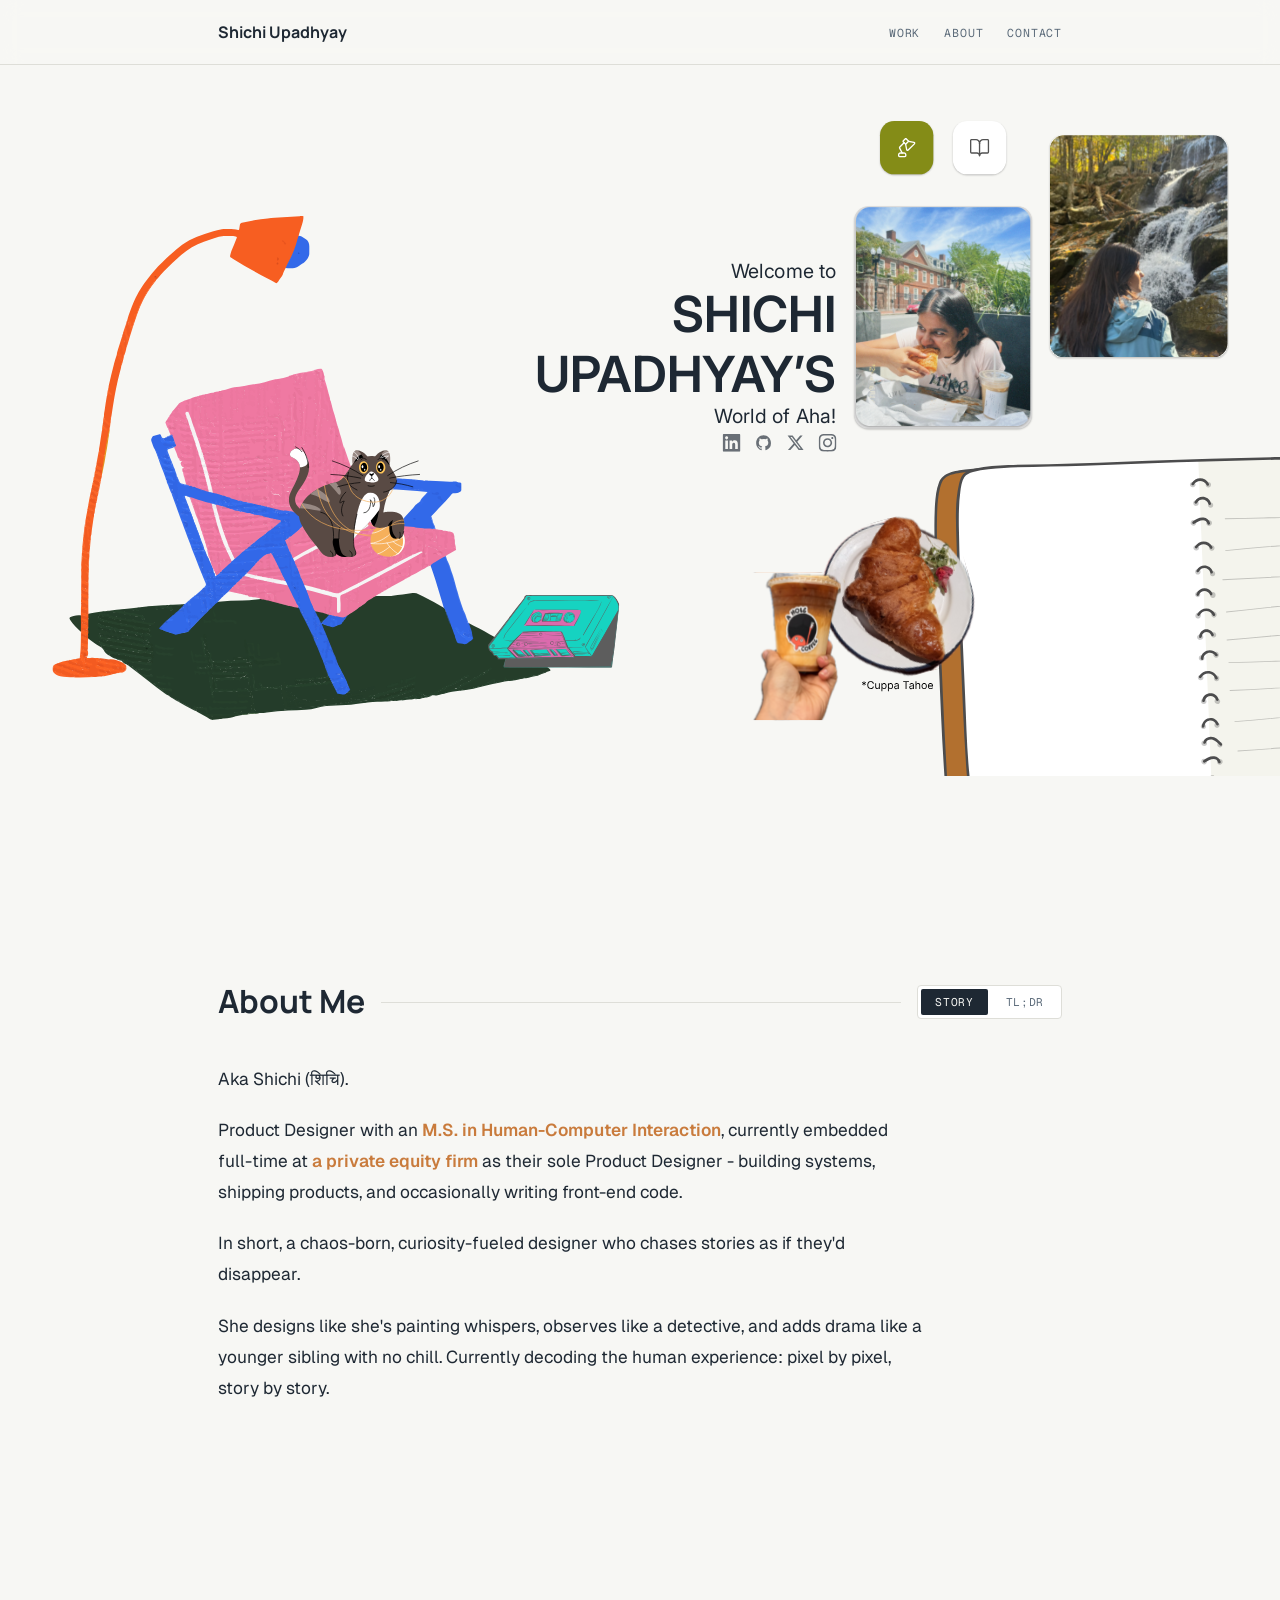
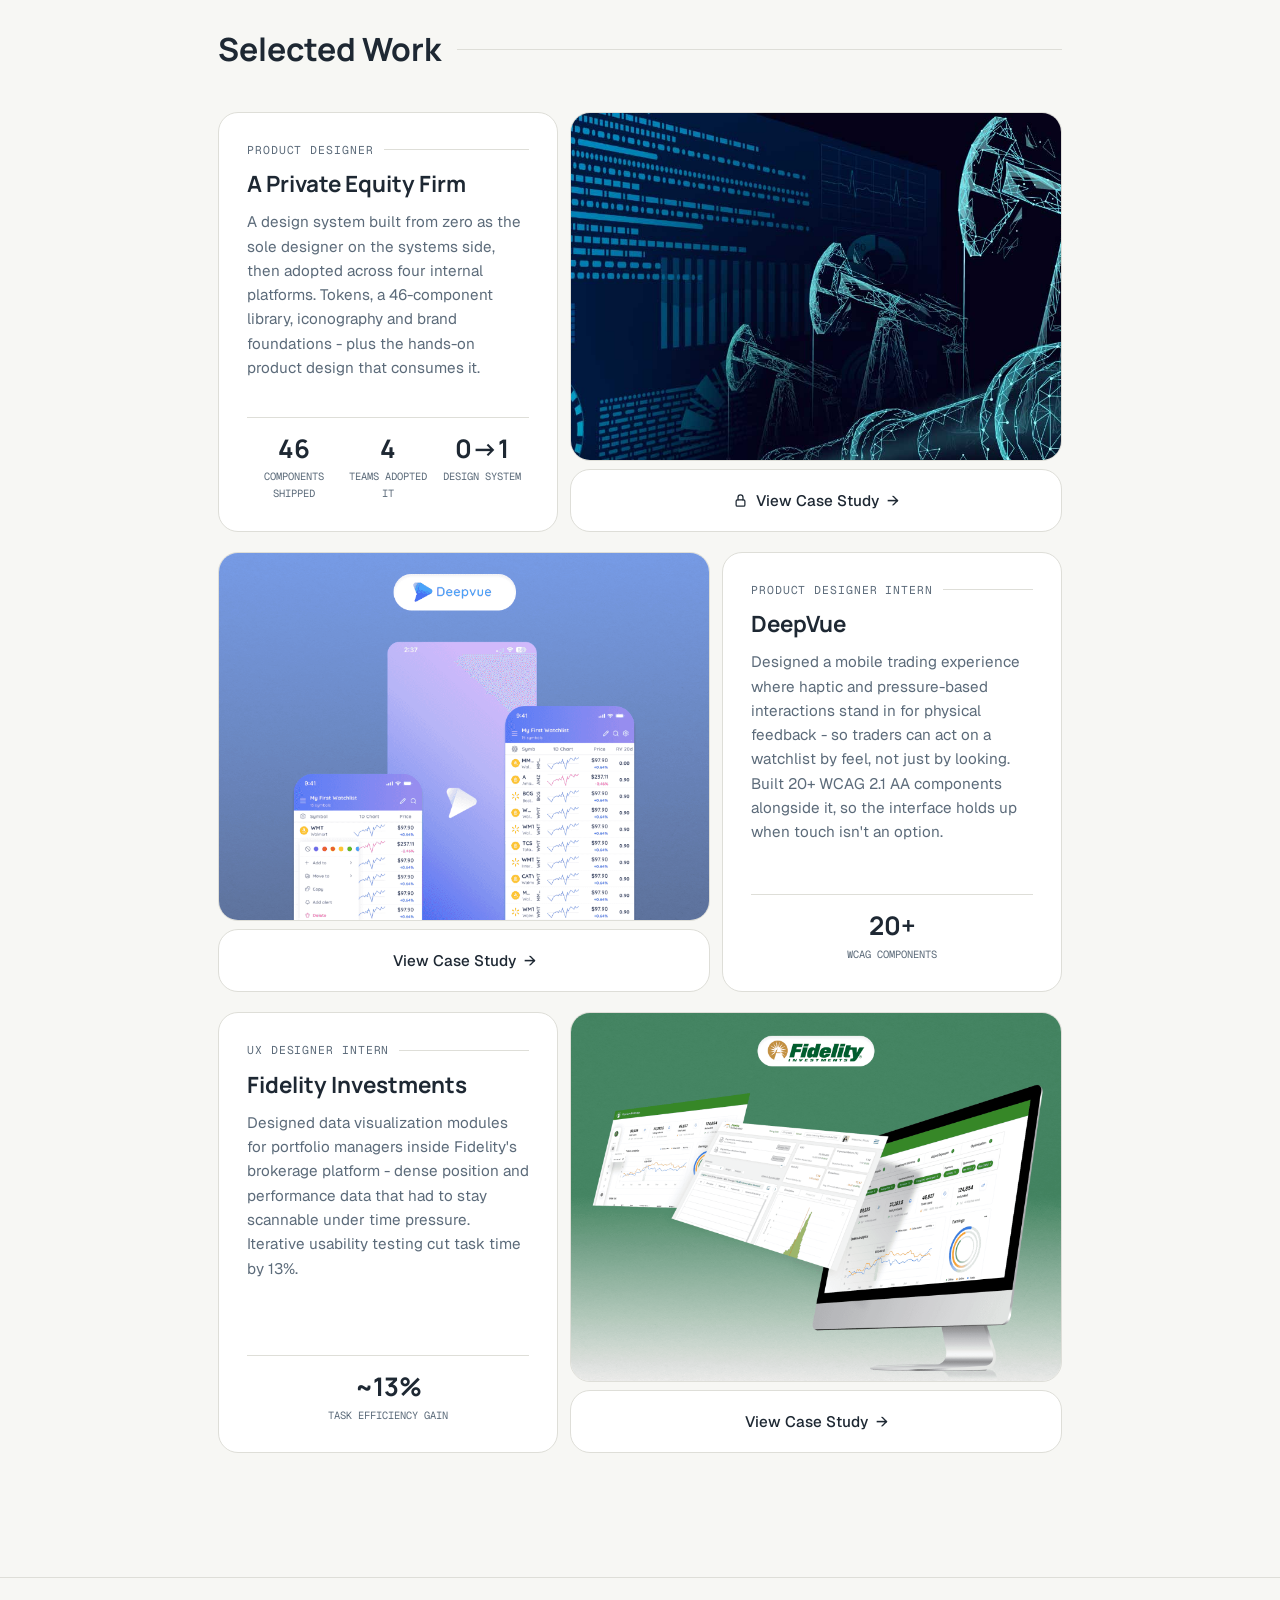
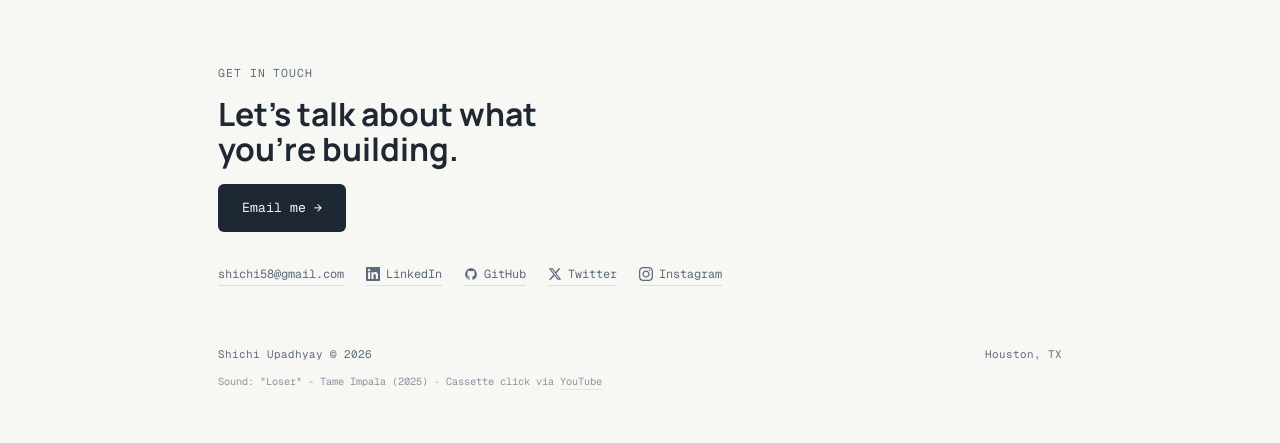
<file: index.html>
<!DOCTYPE html>
<html lang="en">
<head>
  <script>if (localStorage.getItem('theme') === 'dark') document.documentElement.classList.add('dark-mode');</script>
  <meta charset="UTF-8">
  <meta name="viewport" content="width=device-width, initial-scale=1">
  <title>Shichi Upadhyay - Product Designer</title>
  <link rel="preconnect" href="https://fonts.googleapis.com">
  <link rel="preconnect" href="https://fonts.gstatic.com" crossorigin>
  <link href="https://fonts.googleapis.com/css2?family=Manrope:wght@400;500;600;700&family=Geist:wght@400;500;600&family=Geist+Mono:wght@400;500&family=Inter:wght@400;600&display=swap" rel="stylesheet">
  <link rel="stylesheet" href="assets/styles/main.css">
</head>
<body>

  <!-- 1. NAV -->
  <header class="nav">
    <div class="wrap">
      <div class="brand"><a href="#home">Shichi Upadhyay</a></div>
      <nav class="nav-links" id="nav-links">
        <a href="#work">Work</a>
        <a href="#about">About</a>
        <a href="#contact">Contact</a>
      </nav>
      <button class="nav-toggle" aria-label="Toggle menu" aria-expanded="false" aria-controls="nav-links">
        <span></span>
        <span></span>
        <span></span>
      </button>
    </div>
  </header>

<!-- 2. HERO -->
<section id="home" class="hero-fig" data-rail="Top">
  <div class="hero-canvas-frame">
    <div class="hero-canvas">

      <!-- left-side illustration -->
      <img class="hc-illustration" src="assets/images/hero/chair-and-lamp.svg" alt="" aria-hidden="true">
      <button type="button" class="hc-lamp-hit" aria-label="Toggle dark mode" aria-pressed="false"></button>
      <span class="hc-cat" data-tooltip="Meow!">
        <img src="assets/images/hero/cat.svg" alt="" aria-hidden="true">
      </span>
      <button type="button" class="hc-cassette-btn" aria-label="Play song" aria-pressed="false" data-tooltip="Click">
        <img class="hc-cassette" src="assets/images/hero/cassette.svg" alt="" aria-hidden="true">
      </button>
      <img class="hc-onair" src="assets/images/hero/onAir.svg" alt="" aria-hidden="true">
      <img class="hc-journal" src="assets/images/hero/open-journal.svg" alt="" aria-hidden="true">

      <!-- profile photos -->
      <span class="hc-photo-a" data-tooltip="Shenandoah National Park">
        <img src="assets/images/hero/Me2.svg" alt="Shichi Upadhyay" aria-hidden="true">
      </span>
      <span class="hc-photo hc-photo-b" data-tooltip="Tatte Bakery &amp; Cafe, Cambridge">
        <img src="assets/images/hero/Me1.png" alt="Shichi Upadhyay" aria-hidden="true">
      </span>

      <!-- headline -->
      <div class="hc-text">
        <span class="hc-line-sm">Welcome to</span>
        <span class="hc-line-lg">SHICHI</span>
        <span class="hc-line-lg">UPADHYAY&rsquo;S</span>
        <span class="hc-line-sm">World of Aha!</span>
      </div>

      <!-- social links -->
      <div class="hc-socials">
        <a href="https://linkedin.com/in/shichi-upadhyay" target="_blank" rel="noopener" aria-label="LinkedIn">
          <svg viewBox="0 0 24 24" fill="currentColor"><path d="M20.447 20.452h-3.554v-5.569c0-1.328-.027-3.037-1.852-3.037-1.853 0-2.136 1.446-2.136 2.939v5.667H9.351V9h3.414v1.561h.046c.477-.9 1.637-1.85 3.37-1.85 3.601 0 4.267 2.37 4.267 5.455v6.286zM5.337 7.433c-1.144 0-2.063-.926-2.063-2.065 0-1.138.92-2.063 2.063-2.063 1.14 0 2.064.925 2.064 2.063 0 1.139-.925 2.065-2.064 2.065zm1.782 13.019H3.555V9h3.564v11.452zM22.225 0H1.771C.792 0 0 .774 0 1.729v20.542C0 23.227.792 24 1.771 24h20.451C23.2 24 24 23.227 24 22.271V1.729C24 .774 23.2 0 22.222 0h.003z"/></svg>
        </a>
        <a href="https://github.com/Shichi58" target="_blank" rel="noopener" aria-label="GitHub">
          <svg viewBox="0 0 24 24" fill="currentColor"><path d="M12 2C6.48 2 2 6.58 2 12.25c0 4.53 2.87 8.37 6.84 9.73.5.09.68-.22.68-.48 0-.24-.01-.87-.01-1.71-2.78.62-3.37-1.36-3.37-1.36-.46-1.18-1.11-1.5-1.11-1.5-.91-.63.07-.62.07-.62 1 .07 1.53 1.05 1.53 1.05.89 1.56 2.34 1.11 2.91.85.09-.66.35-1.11.63-1.37-2.22-.26-4.56-1.14-4.56-5.07 0-1.12.39-2.04 1.03-2.76-.1-.26-.45-1.31.1-2.73 0 0 .84-.28 2.75 1.05a9.32 9.32 0 0 1 2.5-.34c.85 0 1.71.11 2.5.34 1.91-1.33 2.75-1.05 2.75-1.05.55 1.42.2 2.47.1 2.73.64.72 1.03 1.64 1.03 2.76 0 3.94-2.34 4.8-4.57 5.06.36.32.68.94.68 1.9 0 1.37-.01 2.48-.01 2.82 0 .27.18.58.69.48A10.02 10.02 0 0 0 22 12.25C22 6.58 17.52 2 12 2z"/></svg>
        </a>
        <a href="https://twitter.com/NowKillingEve" target="_blank" rel="noopener" aria-label="Twitter">
          <svg viewBox="0 0 24 24" fill="currentColor"><path d="M18.244 2.25h3.308l-7.227 8.26 8.502 11.24H16.17l-5.214-6.817L4.99 21.75H1.68l7.73-8.835L1.254 2.25H8.08l4.713 6.231zm-1.161 17.52h1.833L7.084 4.126H5.117z"/></svg>
        </a>
        <a href="https://www.instagram.com/the_uncanny_necromancy/" target="_blank" rel="noopener" aria-label="Instagram">
          <svg viewBox="0 0 24 24" fill="currentColor"><path d="M12 2.163c3.204 0 3.584.012 4.85.07 3.252.148 4.771 1.691 4.919 4.919.058 1.265.069 1.645.069 4.849 0 3.205-.012 3.584-.069 4.849-.148 3.225-1.664 4.771-4.919 4.919-1.266.058-1.644.07-4.85.07-3.204 0-3.584-.012-4.849-.07-3.26-.149-4.771-1.699-4.919-4.92-.058-1.265-.07-1.644-.07-4.849 0-3.204.013-3.583.07-4.849.149-3.227 1.664-4.771 4.919-4.919 1.266-.057 1.645-.069 4.849-.069zm0-2.163c-3.259 0-3.667.014-4.947.072-4.358.2-6.78 2.618-6.98 6.98-.059 1.281-.073 1.689-.073 4.948 0 3.259.014 3.668.072 4.948.2 4.358 2.618 6.78 6.98 6.98 1.281.058 1.689.072 4.948.072 3.259 0 3.668-.014 4.948-.072 4.354-.2 6.782-2.618 6.979-6.98.059-1.28.073-1.689.073-4.948 0-3.259-.014-3.667-.072-4.947-.196-4.354-2.617-6.78-6.979-6.98-1.281-.059-1.69-.073-4.949-.073zm0 5.838c-3.403 0-6.162 2.759-6.162 6.162s2.759 6.163 6.162 6.163 6.162-2.759 6.162-6.163c0-3.403-2.759-6.162-6.162-6.162zm0 10.162c-2.209 0-4-1.79-4-4 0-2.209 1.791-4 4-4s4 1.791 4 4c0 2.21-1.791 4-4 4zm6.406-11.845c-.796 0-1.441.645-1.441 1.44s.645 1.44 1.441 1.44c.795 0 1.439-.645 1.439-1.44s-.644-1.44-1.439-1.44z"/></svg>
        </a>
      </div>

      <!-- journal / desk mode toggle -->
      <button class="hc-mode-btn hc-mode-journal" type="button" aria-label="Journal mode" aria-pressed="false" data-tooltip="Journal View">
        <svg width="24" height="24" viewBox="0 0 24 24" fill="none" xmlns="http://www.w3.org/2000/svg">
<path d="M11.25 21V7C11.25 6.58579 11.5858 6.25 12 6.25C12.4142 6.25 12.75 6.58579 12.75 7V21C12.75 21.4142 12.4142 21.75 12 21.75C11.5858 21.75 11.25 21.4142 11.25 21Z" fill="currentColor"/>
<path d="M21.25 4C21.25 3.93369 21.2236 3.87013 21.1768 3.82324C21.1299 3.77636 21.0663 3.75 21 3.75H16C15.138 3.75 14.3116 4.09266 13.7021 4.70215C13.0927 5.31164 12.75 6.13805 12.75 7C12.75 7.41421 12.4142 7.75 12 7.75C11.5858 7.75 11.25 7.41421 11.25 7C11.25 6.13805 10.9073 5.31164 10.2979 4.70215C9.68836 4.09266 8.86195 3.75 8 3.75H3C2.9337 3.75 2.87013 3.77636 2.82324 3.82324C2.77636 3.87013 2.75 3.9337 2.75 4V17C2.75 17.0663 2.77636 17.1299 2.82324 17.1768C2.87013 17.2236 2.93369 17.25 3 17.25H9C9.99456 17.25 10.9481 17.6454 11.6514 18.3486C11.7778 18.475 11.894 18.6096 12 18.751C12.106 18.6096 12.2222 18.475 12.3486 18.3486C13.0519 17.6454 14.0054 17.25 15 17.25H21C21.0663 17.25 21.1299 17.2236 21.1768 17.1768C21.2236 17.1299 21.25 17.0663 21.25 17V4ZM22.75 17C22.75 17.4641 22.5655 17.9091 22.2373 18.2373C21.9091 18.5655 21.4641 18.75 21 18.75H15C14.4033 18.75 13.8311 18.9872 13.4092 19.4092C12.9872 19.8311 12.75 20.4033 12.75 21C12.75 21.4142 12.4142 21.75 12 21.75C11.5858 21.75 11.25 21.4142 11.25 21C11.25 20.4033 11.0128 19.8311 10.5908 19.4092C10.1689 18.9872 9.59674 18.75 9 18.75H3C2.53587 18.75 2.09089 18.5655 1.7627 18.2373C1.43451 17.9091 1.25 17.4641 1.25 17V4C1.25 3.53587 1.43451 3.09088 1.7627 2.7627C2.09088 2.43451 2.53587 2.25 3 2.25H8C9.25978 2.25 10.4676 2.7508 11.3584 3.6416C11.6024 3.88557 11.8169 4.15334 12 4.43945C12.1831 4.15334 12.3976 3.88557 12.6416 3.6416C13.5324 2.7508 14.7402 2.25 16 2.25H21C21.4641 2.25 21.9091 2.43451 22.2373 2.7627C22.5655 3.09089 22.75 3.53587 22.75 4V17Z" fill="currentColor"/>
</svg>
      </button>
      <button class="hc-mode-btn hc-mode-desk" type="button" aria-label="Desk mode" aria-pressed="true" data-tooltip="Desk View">
        <svg width="24" height="24" viewBox="0 0 24 24" fill="none" xmlns="http://www.w3.org/2000/svg">
<path d="M11.0002 1.25021C11.4642 1.25027 11.9094 1.43488 12.2375 1.76291L14.5774 4.10275L20.3518 5.28537L20.467 5.31271C20.7323 5.38613 20.9769 5.52173 21.1809 5.70822C21.4141 5.92155 21.5852 6.19452 21.676 6.49728C21.7667 6.79996 21.7738 7.12156 21.6965 7.42795C21.6288 7.6962 21.499 7.94414 21.3176 8.15158L21.2375 8.23752L14.2375 15.2375C14.0142 15.4609 13.7342 15.6192 13.4279 15.6965C13.1216 15.7738 12.8 15.7667 12.4973 15.676C12.1945 15.5852 11.9215 15.4141 11.7082 15.1809C11.495 14.9477 11.3489 14.6613 11.2854 14.3518L10.1028 8.57736L7.76291 6.23752C7.43489 5.9094 7.25027 5.46417 7.25021 5.00021C7.25021 4.53618 7.43483 4.09108 7.76291 3.76291L9.76291 1.76291C10.0911 1.43483 10.5362 1.25021 11.0002 1.25021ZM8.75021 5.00021C8.75027 5.06643 8.77664 5.13014 8.82346 5.17697L11.3235 7.67697L11.3947 7.75998C11.4599 7.84768 11.5055 7.94896 11.5276 8.05685L12.7551 14.05L12.7766 14.1135C12.7868 14.1335 12.7994 14.1524 12.8147 14.1692C12.8451 14.2025 12.8847 14.2265 12.9279 14.2395C12.9712 14.2524 13.017 14.2534 13.0608 14.2424C13.1044 14.2314 13.1441 14.2088 13.176 14.177L20.177 7.17697C20.2088 7.1451 20.2314 7.10441 20.2424 7.06076C20.2534 7.01701 20.2524 6.97117 20.2395 6.92795C20.2265 6.8847 20.2025 6.84514 20.1692 6.81467C20.1359 6.78424 20.0942 6.76416 20.05 6.7551L14.0569 5.52756C13.913 5.49811 13.7808 5.42722 13.677 5.32346L11.177 2.82346C11.1301 2.77664 11.0664 2.75027 11.0002 2.75021C10.934 2.75021 10.8703 2.77664 10.8235 2.82346L8.82346 4.82346C8.77664 4.87033 8.75021 4.93396 8.75021 5.00021Z" fill="currentColor"/>
<path d="M13.6768 4.26273C13.9697 3.96987 14.4445 3.96984 14.7373 4.26273C15.0302 4.55561 15.0302 5.03039 14.7373 5.32327L11.3233 8.73734C11.0304 9.03019 10.5556 9.03019 10.2627 8.73734C9.96984 8.44445 9.96986 7.96969 10.2627 7.67679L13.6768 4.26273Z" fill="currentColor"/>
<path d="M10.25 20C10.25 19.6685 10.1182 19.3506 9.88379 19.1162C9.64937 18.8818 9.33152 18.75 9 18.75H5C4.66848 18.75 4.35063 18.8818 4.11621 19.1162C3.88179 19.3506 3.75 19.6685 3.75 20V21C3.75 21.0663 3.77636 21.1299 3.82324 21.1768C3.87013 21.2236 3.93369 21.25 4 21.25H10C10.0663 21.25 10.1299 21.2236 10.1768 21.1768C10.2236 21.1299 10.25 21.0663 10.25 21V20ZM11.75 21C11.75 21.4641 11.5655 21.9091 11.2373 22.2373C10.9091 22.5655 10.4641 22.75 10 22.75H4C3.53587 22.75 3.09089 22.5655 2.7627 22.2373C2.43451 21.9091 2.25 21.4641 2.25 21V20C2.25 19.2707 2.53994 18.5714 3.05566 18.0557C3.57139 17.5399 4.27065 17.25 5 17.25H9C9.72935 17.25 10.4286 17.5399 10.9443 18.0557C11.4601 18.5714 11.75 19.2707 11.75 20V21Z" fill="currentColor"/>
<path d="M8.55531 5.96973C8.84814 5.6769 9.32295 5.67704 9.61586 5.96973C9.90875 6.26262 9.90875 6.73738 9.61586 7.03027L4.82289 11.8232C4.78523 11.8609 4.76067 11.9103 4.75258 11.9629C4.74457 12.0154 4.75341 12.0691 4.77797 12.1162L7.66469 17.6533C7.85619 18.0206 7.71362 18.4735 7.34633 18.665C6.9791 18.8563 6.52606 18.7139 6.33461 18.3467L3.44789 12.8096C3.27569 12.4793 3.21352 12.1025 3.27016 11.7344C3.32679 11.3664 3.49903 11.0259 3.76235 10.7627L8.55531 5.96973Z" fill="currentColor"/>
</svg>
      </button>

      <!-- polaroid-style photo group -->
      <span class="hc-group6" data-tooltip="Lake Tahoe">
        <img src="assets/images/hero/coffee and croissant.svg" alt="Cuppa Tahoe" aria-hidden="true">
      </span>

    </div>
  </div>
</section>

<script type="module" src="assets/scripts/main.js"></script>

  <!-- 3. ABOUT -->
<section id="about" class="about" data-rail="About Me">
  <div class="wrap">
    <div class="shead">
      <h2>About Me</h2>
      <span class="rule"></span>
      <div class="toggle">
        <button class="toggle-btn active" data-target="story">Story</button>
        <button class="toggle-btn" data-target="tldr">TL;DR</button>
      </div>
    </div>

    <div class="about-text">
      <p>
        Aka Shichi (शिचि).
      </p>
      <p>
        Product Designer with an <strong>M.S. in Human-Computer Interaction</strong>, currently
        embedded full-time at <strong>a private equity firm</strong> as their sole Product
        Designer<span class="strike"> - building systems, shipping products, and occasionally
        writing front-end code</span>.
      </p>
      <p>
        <span class="strike">In short, a chaos-born, curiosity-fueled designer who chases
        stories as if they'd disappear.</span>
      </p>
      <p>
        <span class="strike">She designs like she's painting whispers, observes like a
        detective, and adds drama like a younger sibling with no chill.</span>
        Currently decoding the human experience: pixel by pixel, story by story.
      </p>
    </div>

  </div>
</section>

  <!-- 4. SELECTED WORK -->
<section id="work" class="work-section" data-rail="Selected Work">
  <div class="wrap">
    <div class="shead">
      <h2>Selected Work</h2>
      <span class="rule"></span>
    </div>

    <!-- Card 1: info left, image right -->
    <div class="work-card">
      <div class="work-info">
        <div class="work-info-top">
          <div class="work-eyebrow">
            <span class="mono">Product Designer</span>
            <span class="rule"></span>
          </div>
          <h3>A Private Equity Firm</h3>
          <p>A design system built from zero as the sole designer on the systems side, then adopted across four internal platforms. Tokens, a 46-component library, iconography and brand foundations - plus the hands-on product design that consumes it.</p>
        </div>
        <div class="work-stats">
          <span class="stat-rule"></span>
          <div class="stats-row">
            <div class="stat">
              <span class="n">46</span>
              <span class="l">Components shipped</span>
            </div>
            <div class="stat">
              <span class="n">4</span>
              <span class="l">Teams adopted it</span>
            </div>
            <div class="stat">
              <span class="n">0→1</span>
              <span class="l">Design system</span>
            </div>
          </div>
        </div>
      </div>
      <div class="work-right">
        <a href="case-studies/private-equity-platforms.html" class="work-image pep-photo">
          <img src="assets/images/work/privateequityplatforms.jpg" alt="Design system component library, illustrated">
        </a>
        <a href="case-studies/private-equity-platforms.html" class="view-btn">
          <svg class="lock-icon" viewBox="0 0 24 24" fill="none" stroke="currentColor" stroke-width="2" stroke-linecap="round" stroke-linejoin="round" aria-hidden="true"><rect x="5" y="11" width="14" height="10" rx="2"></rect><path d="M8 11V7a4 4 0 0 1 8 0v4"></path></svg>
          View Case Study <span>→</span>
        </a>
      </div>
    </div>

    <!-- Card 4: image left, info right -->
    <div class="work-card reverse">
      <div class="work-info">
        <div class="work-info-top">
          <div class="work-eyebrow">
            <span class="mono">Product Designer Intern</span>
            <span class="rule"></span>
          </div>
          <h3>DeepVue</h3>
          <p>Designed a mobile trading experience where haptic and pressure-based interactions stand in for physical feedback - so traders can act on a watchlist by feel, not just by looking. Built 20+ WCAG 2.1 AA components alongside it, so the interface holds up when touch isn't an option.</p>
        </div>
        <div class="work-stats">
          <span class="stat-rule"></span>
          <div class="stats-row">
            <div class="stat">
              <span class="n">20+</span>
              <span class="l">WCAG components</span>
            </div>
          </div>
        </div>
      </div>
      <div class="work-right">
        <a href="case-studies/deepvue.html" class="work-image">
          <img src="assets/images/work/deepvue.png" alt="DeepVue trading platform interface">
        </a>
        <a href="case-studies/deepvue.html" class="view-btn">
          View Case Study <span>→</span>
        </a>
      </div>
    </div>

    <!-- Card 3: info left, image right -->
    <div class="work-card">
      <div class="work-info">
        <div class="work-info-top">
          <div class="work-eyebrow">
            <span class="mono">UX Designer Intern</span>
            <span class="rule"></span>
          </div>
          <h3>Fidelity Investments</h3>
          <p>Designed data visualization modules for portfolio managers inside Fidelity's brokerage platform - dense position and performance data that had to stay scannable under time pressure. Iterative usability testing cut task time by 13%.</p>
        </div>
        <div class="work-stats">
          <span class="stat-rule"></span>
          <div class="stats-row">
            <div class="stat">
              <span class="n">~13%</span>
              <span class="l">Task efficiency gain</span>
            </div>
          </div>
        </div>
      </div>
      <div class="work-right">
        <a href="case-studies/fidelity-investments.html" class="work-image">
          <img src="assets/images/work/fidelity.png" alt="Fidelity Investments risk analysis tool">
        </a>
        <a href="case-studies/fidelity-investments.html" class="view-btn">
          View Case Study <span>→</span>
        </a>
      </div>
    </div>

  </div>
</section>

  <!-- 7. FOOTER CTA -->
  <footer id="contact" data-rail="Contact">
    <div class="wrap">
      <span class="mono">Get in touch</span>
      <h2>Let's talk about what you're building.</h2>
      <a href="mailto:shichi58@gmail.com" class="cta-btn">Email me →</a>
      <div class="footer-links">
        <a href="mailto:shichi58@gmail.com">shichi58@gmail.com</a>
        <a href="https://linkedin.com/in/shichi-upadhyay" target="_blank" rel="noopener">
          <svg viewBox="0 0 24 24" fill="currentColor" aria-hidden="true"><path d="M20.447 20.452h-3.554v-5.569c0-1.328-.027-3.037-1.852-3.037-1.853 0-2.136 1.446-2.136 2.939v5.667H9.351V9h3.414v1.561h.046c.477-.9 1.637-1.85 3.37-1.85 3.601 0 4.267 2.37 4.267 5.455v6.286zM5.337 7.433c-1.144 0-2.063-.926-2.063-2.065 0-1.138.92-2.063 2.063-2.063 1.14 0 2.064.925 2.064 2.063 0 1.139-.925 2.065-2.064 2.065zm1.782 13.019H3.555V9h3.564v11.452zM22.225 0H1.771C.792 0 0 .774 0 1.729v20.542C0 23.227.792 24 1.771 24h20.451C23.2 24 24 23.227 24 22.271V1.729C24 .774 23.2 0 22.222 0h.003z"/></svg>
          LinkedIn
        </a>
        <a href="https://github.com/Shichi58" target="_blank" rel="noopener">
          <svg viewBox="0 0 24 24" fill="currentColor" aria-hidden="true"><path d="M12 2C6.48 2 2 6.58 2 12.25c0 4.53 2.87 8.37 6.84 9.73.5.09.68-.22.68-.48 0-.24-.01-.87-.01-1.71-2.78.62-3.37-1.36-3.37-1.36-.46-1.18-1.11-1.5-1.11-1.5-.91-.63.07-.62.07-.62 1 .07 1.53 1.05 1.53 1.05.89 1.56 2.34 1.11 2.91.85.09-.66.35-1.11.63-1.37-2.22-.26-4.56-1.14-4.56-5.07 0-1.12.39-2.04 1.03-2.76-.1-.26-.45-1.31.1-2.73 0 0 .84-.28 2.75 1.05a9.32 9.32 0 0 1 2.5-.34c.85 0 1.71.11 2.5.34 1.91-1.33 2.75-1.05 2.75-1.05.55 1.42.2 2.47.1 2.73.64.72 1.03 1.64 1.03 2.76 0 3.94-2.34 4.8-4.57 5.06.36.32.68.94.68 1.9 0 1.37-.01 2.48-.01 2.82 0 .27.18.58.69.48A10.02 10.02 0 0 0 22 12.25C22 6.58 17.52 2 12 2z"/></svg>
          GitHub
        </a>
        <a href="https://twitter.com/NowKillingEve" target="_blank" rel="noopener">
          <svg viewBox="0 0 24 24" fill="currentColor" aria-hidden="true"><path d="M18.244 2.25h3.308l-7.227 8.26 8.502 11.24H16.17l-5.214-6.817L4.99 21.75H1.68l7.73-8.835L1.254 2.25H8.08l4.713 6.231zm-1.161 17.52h1.833L7.084 4.126H5.117z"/></svg>
          Twitter
        </a>
        <a href="https://www.instagram.com/the_uncanny_necromancy/" target="_blank" rel="noopener">
          <svg viewBox="0 0 24 24" fill="currentColor" aria-hidden="true"><path d="M12 2.163c3.204 0 3.584.012 4.85.07 3.252.148 4.771 1.691 4.919 4.919.058 1.265.069 1.645.069 4.849 0 3.205-.012 3.584-.069 4.849-.148 3.225-1.664 4.771-4.919 4.919-1.266.058-1.644.07-4.85.07-3.204 0-3.584-.012-4.849-.07-3.26-.149-4.771-1.699-4.919-4.92-.058-1.265-.07-1.644-.07-4.849 0-3.204.013-3.583.07-4.849.149-3.227 1.664-4.771 4.919-4.919 1.266-.057 1.645-.069 4.849-.069zm0-2.163c-3.259 0-3.667.014-4.947.072-4.358.2-6.78 2.618-6.98 6.98-.059 1.281-.073 1.689-.073 4.948 0 3.259.014 3.668.072 4.948.2 4.358 2.618 6.78 6.98 6.98 1.281.058 1.689.072 4.948.072 3.259 0 3.668-.014 4.948-.072 4.354-.2 6.782-2.618 6.979-6.98.059-1.28.073-1.689.073-4.948 0-3.259-.014-3.667-.072-4.947-.196-4.354-2.617-6.78-6.979-6.98-1.281-.059-1.69-.073-4.949-.073zm0 5.838c-3.403 0-6.162 2.759-6.162 6.162s2.759 6.163 6.162 6.163 6.162-2.759 6.162-6.163c0-3.403-2.759-6.162-6.162-6.162zm0 10.162c-2.209 0-4-1.79-4-4 0-2.209 1.791-4 4-4s4 1.791 4 4c0 2.21-1.791 4-4 4zm6.406-11.845c-.796 0-1.441.645-1.441 1.44s.645 1.44 1.441 1.44c.795 0 1.439-.645 1.439-1.44s-.644-1.44-1.439-1.44z"/></svg>
          Instagram
        </a>
      </div>
      <div class="footer-bottom">
        <span>Shichi Upadhyay © 2026</span>
        <span>Houston, TX</span>
      </div>
      <p class="footer-credits">Sound: "Loser" - Tame Impala (2025) &middot; Cassette click via <a href="https://youtu.be/GpIC6VX-nAg" target="_blank" rel="noopener">YouTube</a></p>
    </div>
  </footer>

  <script type="module" src="assets/scripts/main.js"></script>
</body>
</html>
</file>
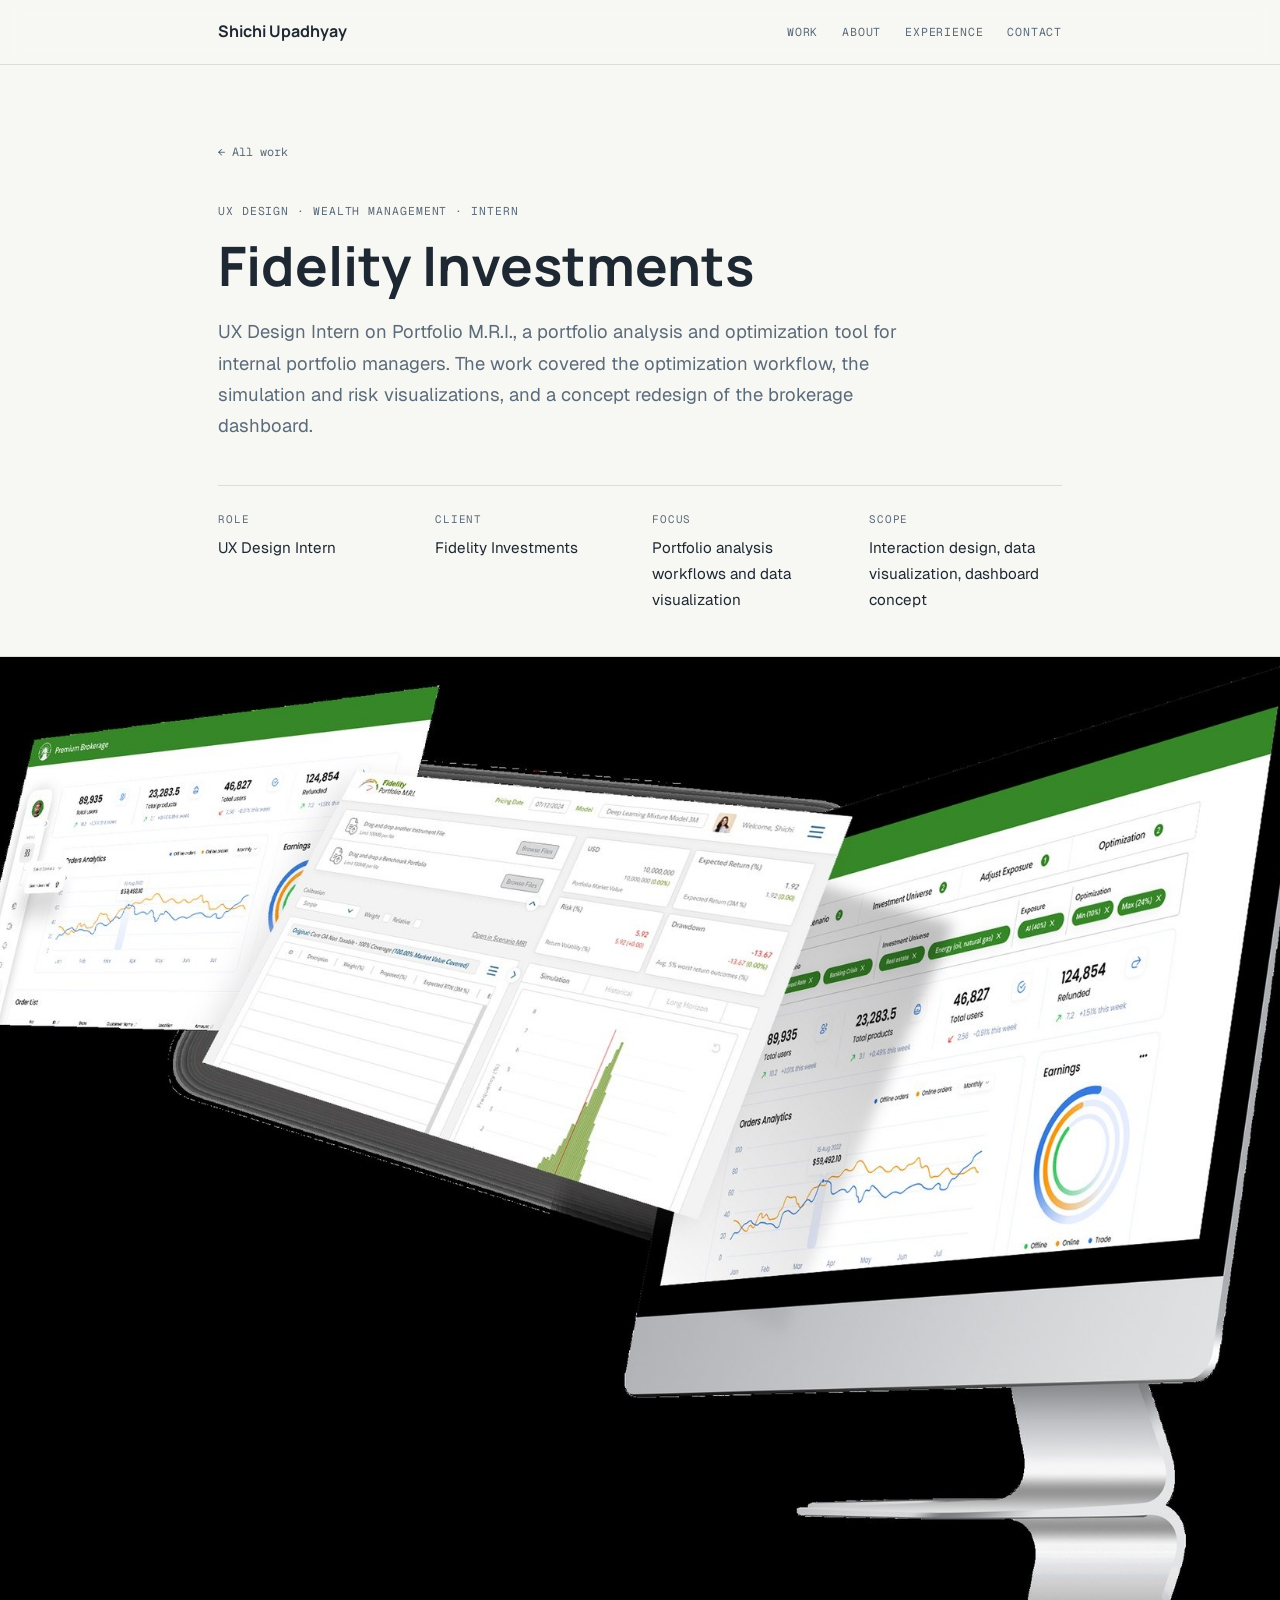
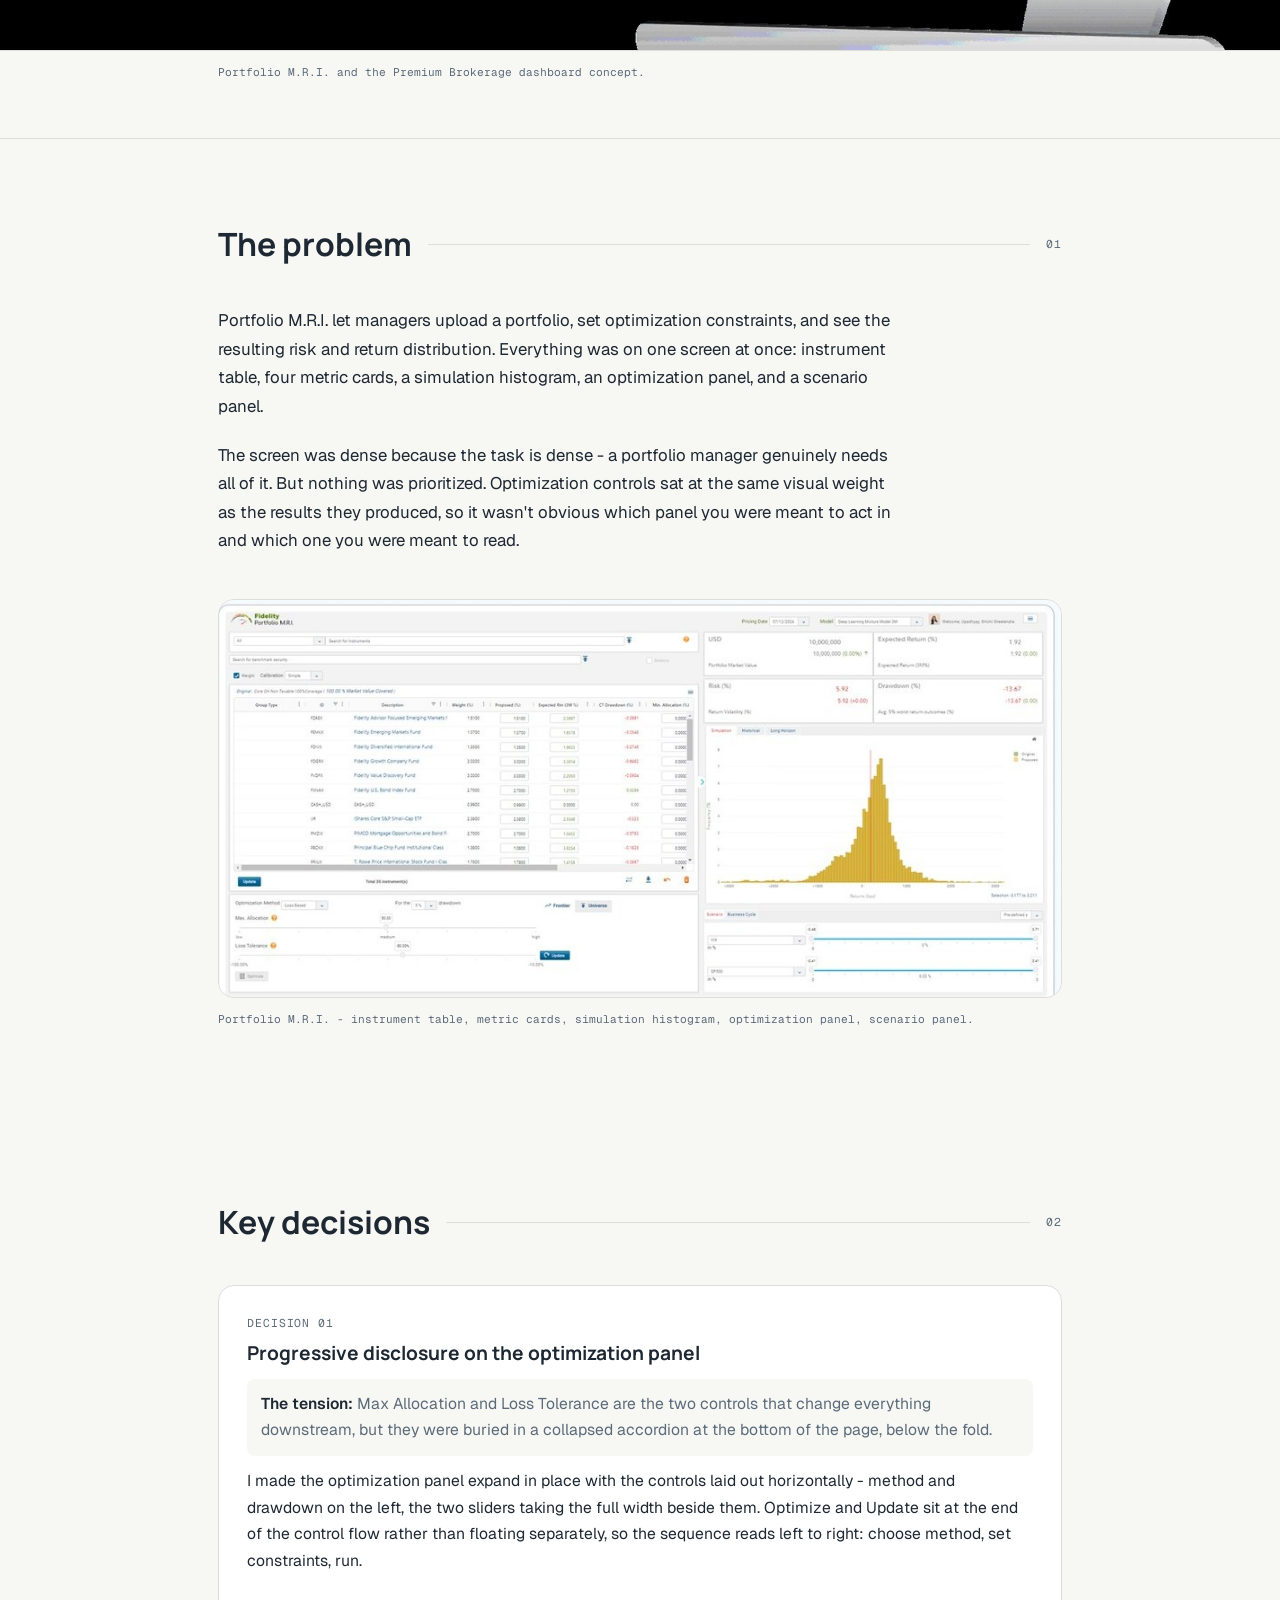
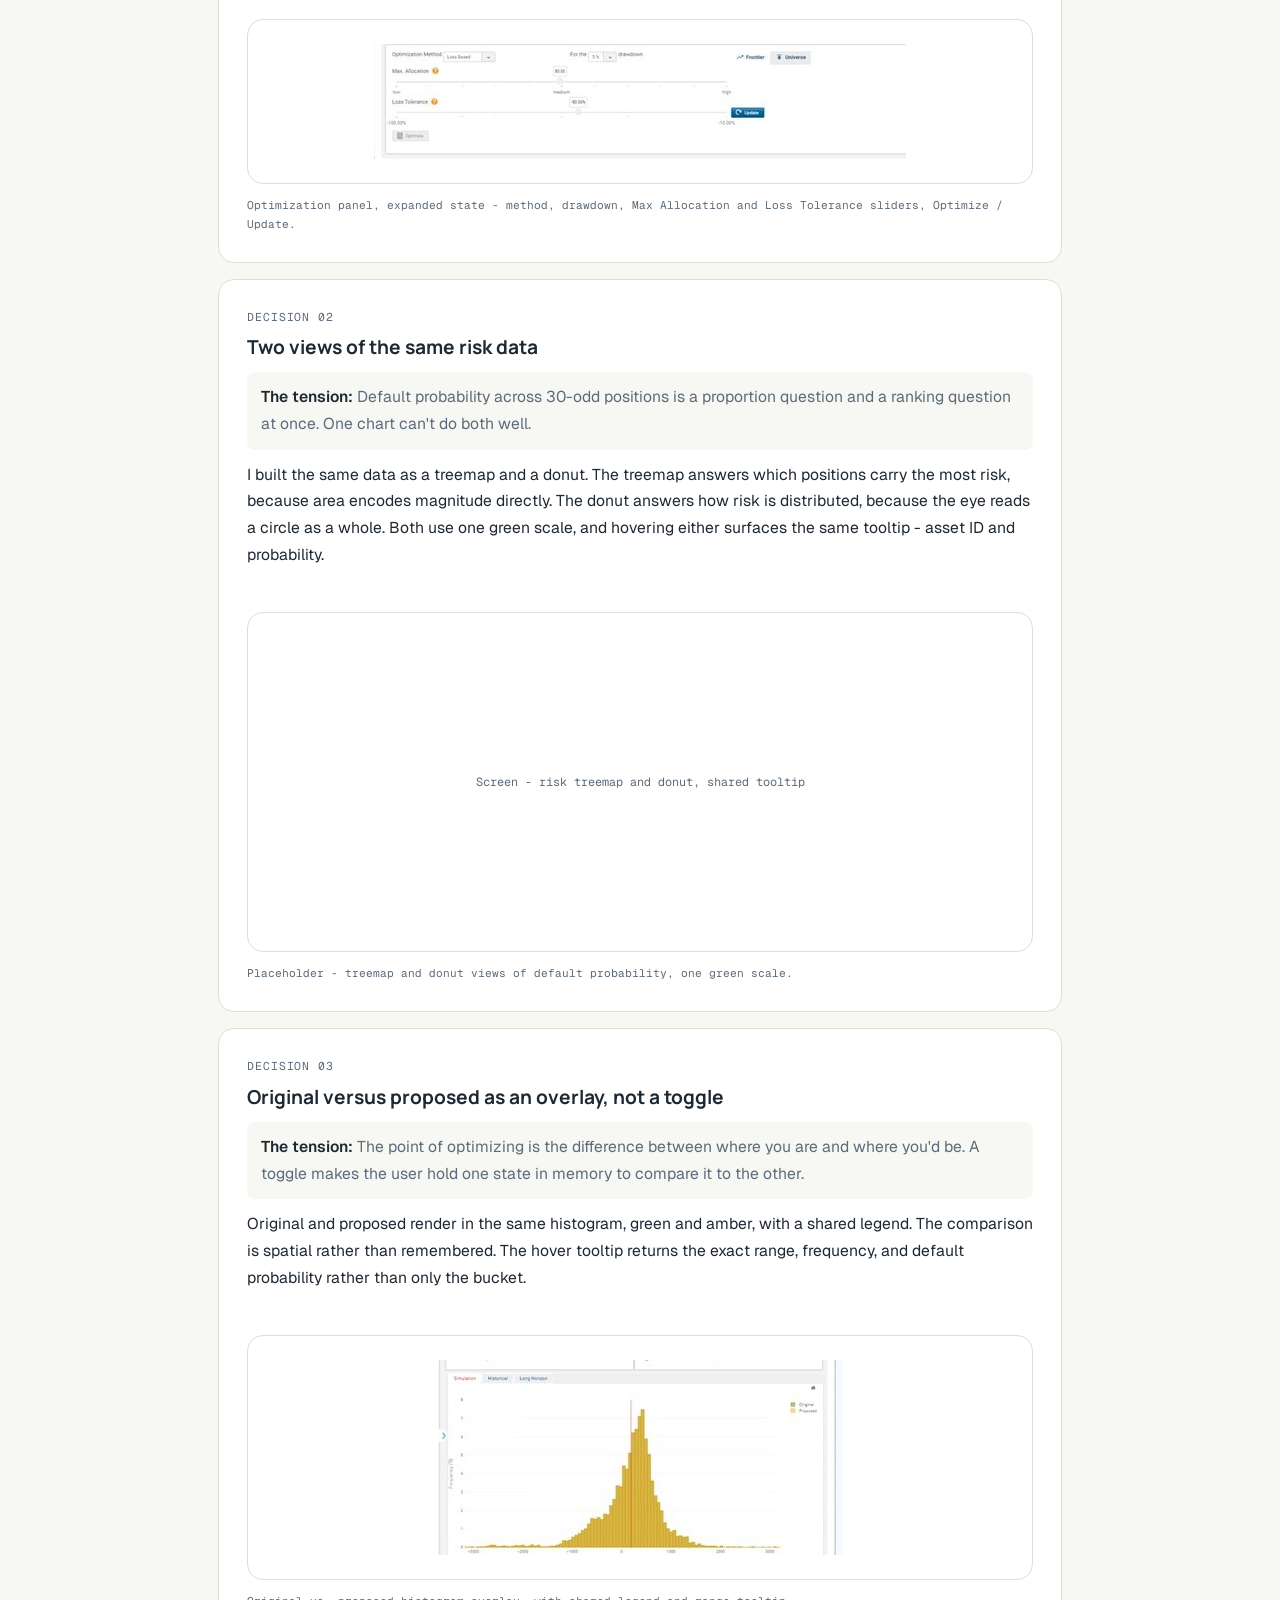
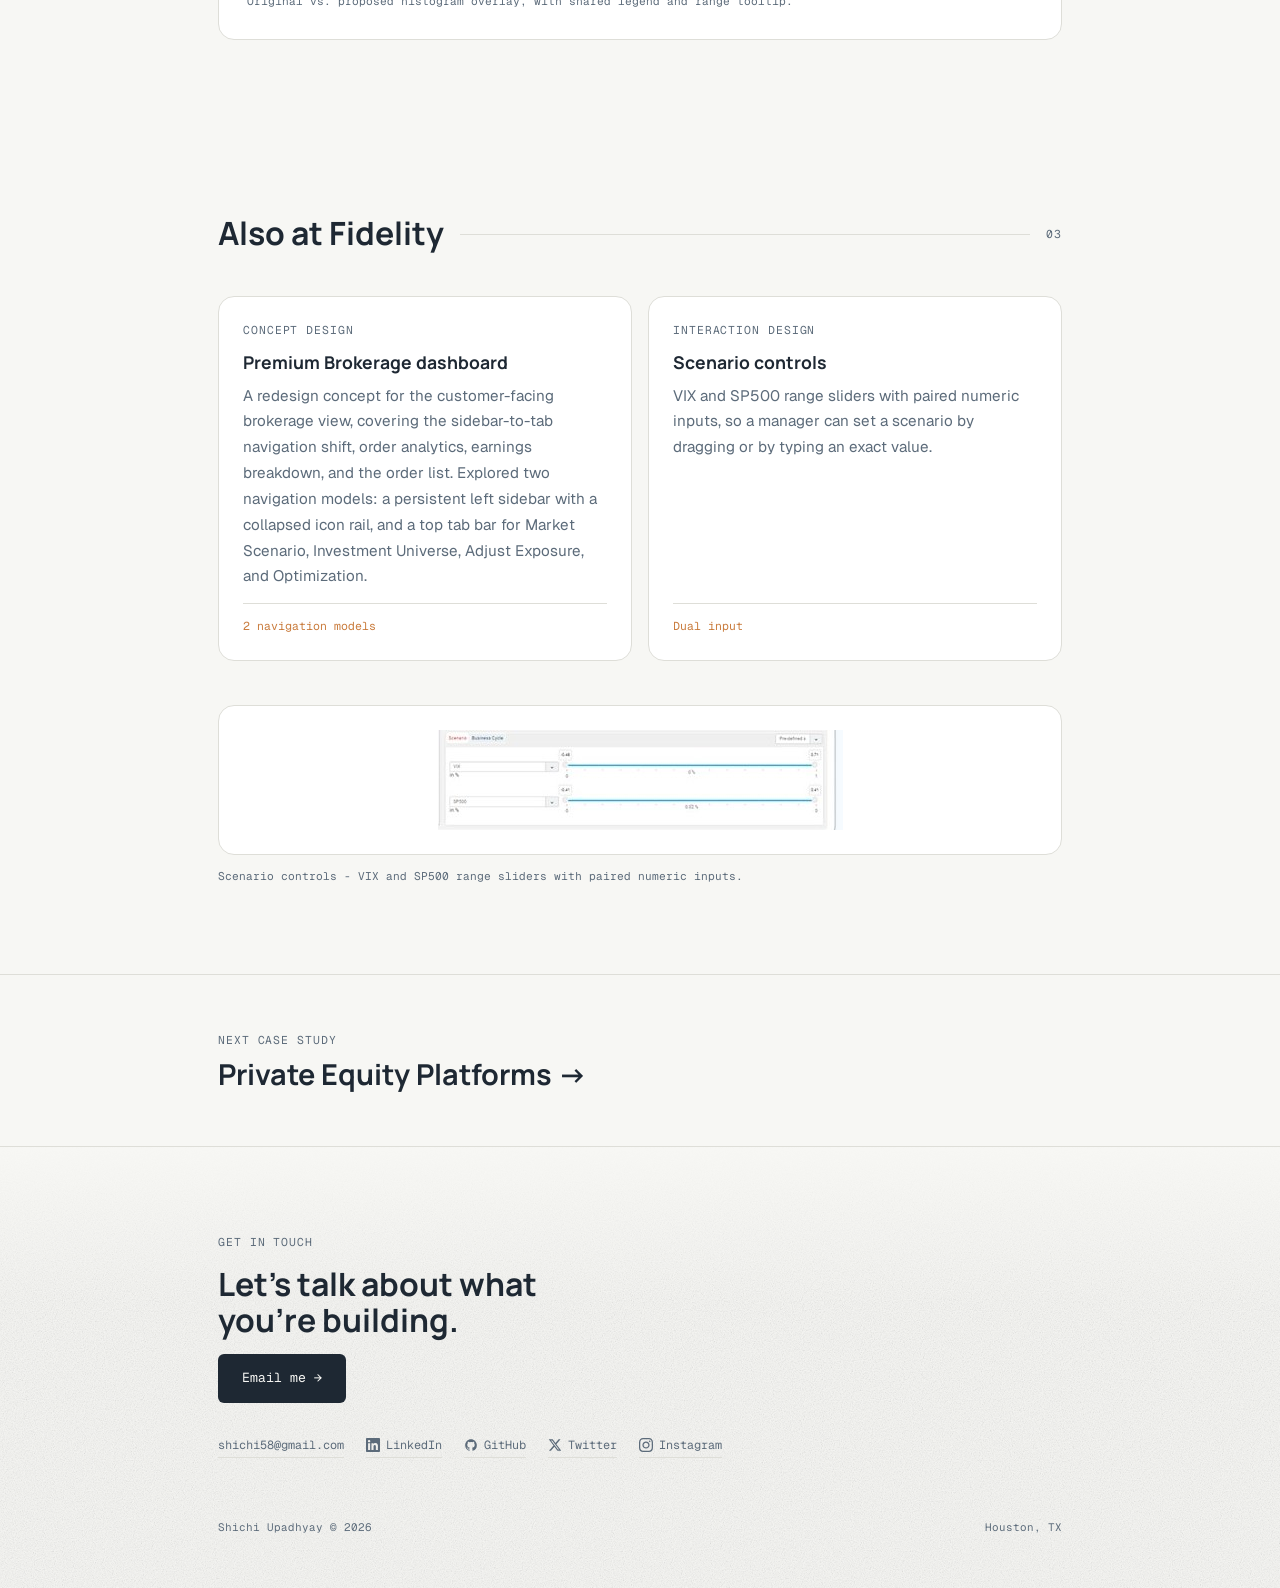
<file: case-studies/fidelity-investments.html>
<!DOCTYPE html>
<html lang="en">
<head>
  <script>if (localStorage.getItem('theme') === 'dark') document.documentElement.classList.add('dark-mode');</script>
  <meta charset="UTF-8">
  <meta name="viewport" content="width=device-width, initial-scale=1">
  <title>Fidelity Investments - Shichi Upadhyay</title>
  <link rel="preconnect" href="https://fonts.googleapis.com">
  <link rel="preconnect" href="https://fonts.gstatic.com" crossorigin>
  <link href="https://fonts.googleapis.com/css2?family=Manrope:wght@400;500;600;700&family=Geist:wght@400;500;600&family=Geist+Mono:wght@400;500&display=swap" rel="stylesheet">
  <link rel="stylesheet" href="../assets/styles/main.css">
</head>
<body class="cs-page">

  <header class="nav">
    <div class="wrap">
      <div class="brand"><a href="../index.html">Shichi Upadhyay</a></div>
      <nav class="nav-links" id="nav-links">
        <a href="../index.html#work">Work</a>
        <a href="../index.html#about">About</a>
        <a href="../index.html#experience">Experience</a>
        <a href="../index.html#contact">Contact</a>
      </nav>
      <button class="nav-toggle" aria-label="Toggle menu" aria-expanded="false" aria-controls="nav-links">
        <span></span><span></span><span></span>
      </button>
    </div>
  </header>

  <!-- 1. HERO -->
  <section class="cs-hero">
    <div class="wrap">
      <a href="../index.html#work" class="cs-back">← All work</a>
      <span class="mono cs-eyebrow">UX DESIGN · WEALTH MANAGEMENT · INTERN</span>
      <h1>Fidelity Investments</h1>
      <p class="cs-lede">
        UX Design Intern on Portfolio M.R.I., a portfolio analysis and
        optimization tool for internal portfolio managers. The work covered
        the optimization workflow, the simulation and risk visualizations,
        and a concept redesign of the brokerage dashboard.
      </p>

      <dl class="cs-facts">
        <div><dt>Role</dt><dd>UX Design Intern</dd></div>
        <div><dt>Client</dt><dd>Fidelity Investments</dd></div>
        <div><dt>Focus</dt><dd>Portfolio analysis workflows and data visualization</dd></div>
        <div><dt>Scope</dt><dd>Interaction design, data visualization, dashboard concept</dd></div>
      </dl>
    </div>

    <figure class="cs-figure cs-figure-wide">
      <div class="cs-media"><img src="../assets/images/fidelity/brokerage-dashboard-concept.jpg" alt="Portfolio M.R.I. and the Premium Brokerage dashboard concept, showing both the sidebar and top-tab navigation models"></div>
      <figcaption class="wrap">Portfolio M.R.I. and the Premium Brokerage dashboard concept.</figcaption>
    </figure>
  </section>

  <!-- 2. PROBLEM -->
  <section class="cs-section" id="problem" data-rail="The problem">
    <div class="wrap">
      <div class="shead"><h2>The problem</h2><span class="rule"></span><span class="mono">01</span></div>
      <div class="cs-body">
        <p>Portfolio M.R.I. let managers upload a portfolio, set optimization
        constraints, and see the resulting risk and return distribution.
        Everything was on one screen at once: instrument table, four metric
        cards, a simulation histogram, an optimization panel, and a scenario
        panel.</p>

        <p>The screen was dense because the task is dense - a portfolio
        manager genuinely needs all of it. But nothing was prioritized.
        Optimization controls sat at the same visual weight as the results
        they produced, so it wasn't obvious which panel you were meant to act
        in and which one you were meant to read.</p>
      </div>

      <figure class="cs-figure">
        <div class="cs-media"><img src="../assets/images/fidelity/workspace-overview.jpg" alt="Portfolio M.R.I. workspace showing the instrument table, metric cards, simulation histogram, optimization panel and scenario panel"></div>
        <figcaption>Portfolio M.R.I. - instrument table, metric cards, simulation histogram, optimization panel, scenario panel.</figcaption>
      </figure>
    </div>
  </section>

  <!-- 3. KEY DECISIONS -->
  <section class="cs-section" id="decisions" data-rail="Key decisions">
    <div class="wrap">
      <div class="shead"><h2>Key decisions</h2><span class="rule"></span><span class="mono">02</span></div>

      <div class="cs-decisions">

        <article class="cs-decision">
          <span class="mono">Decision 01</span>
          <h3>Progressive disclosure on the optimization panel</h3>
          <p class="cs-tension"><strong>The tension:</strong> Max Allocation
          and Loss Tolerance are the two controls that change everything
          downstream, but they were buried in a collapsed accordion at the
          bottom of the page, below the fold.</p>

          <p>I made the optimization panel expand in place with the controls
          laid out horizontally - method and drawdown on the left, the two
          sliders taking the full width beside them. Optimize and Update sit
          at the end of the control flow rather than floating separately, so
          the sequence reads left to right: choose method, set constraints,
          run.</p>

          <figure class="cs-figure cs-media-native">
            <div class="cs-media"><img src="../assets/images/fidelity/optimization-panel.jpg" alt="Optimization panel expanded in place, with Optimization Method, Max Allocation and Loss Tolerance sliders, and Optimize / Update controls"></div>
            <figcaption>Optimization panel, expanded state - method, drawdown, Max Allocation and Loss Tolerance sliders, Optimize / Update.</figcaption>
          </figure>
        </article>

        <article class="cs-decision">
          <span class="mono">Decision 02</span>
          <h3>Two views of the same risk data</h3>
          <p class="cs-tension"><strong>The tension:</strong> Default
          probability across 30-odd positions is a proportion question and a
          ranking question at once. One chart can't do both well.</p>

          <p>I built the same data as a treemap and a donut. The treemap
          answers which positions carry the most risk, because area encodes
          magnitude directly. The donut answers how risk is distributed,
          because the eye reads a circle as a whole. Both use one green
          scale, and hovering either surfaces the same tooltip - asset ID and
          probability.</p>

          <figure class="cs-figure">
            <div class="cs-media">Screen - risk treemap and donut, shared tooltip</div>
            <figcaption>Placeholder - treemap and donut views of default probability, one green scale.</figcaption>
          </figure>
        </article>

        <article class="cs-decision">
          <span class="mono">Decision 03</span>
          <h3>Original versus proposed as an overlay, not a toggle</h3>
          <p class="cs-tension"><strong>The tension:</strong> The point of
          optimizing is the difference between where you are and where you'd
          be. A toggle makes the user hold one state in memory to compare it
          to the other.</p>

          <p>Original and proposed render in the same histogram, green and
          amber, with a shared legend. The comparison is spatial rather than
          remembered. The hover tooltip returns the exact range, frequency,
          and default probability rather than only the bucket.</p>

          <figure class="cs-figure cs-media-native">
            <div class="cs-media"><img src="../assets/images/fidelity/histogram-overlay.jpg" alt="Original and proposed distributions overlaid in one histogram with a shared Original/Proposed legend"></div>
            <figcaption>Original vs. proposed histogram overlay, with shared legend and range tooltip.</figcaption>
          </figure>
        </article>

      </div>
    </div>
  </section>

  <!-- 4. ALSO AT FIDELITY -->
  <section class="cs-section" id="also" data-rail="Also at Fidelity">
    <div class="wrap">
      <div class="shead"><h2>Also at Fidelity</h2><span class="rule"></span><span class="mono">03</span></div>

      <div class="cs-also">

        <article class="cs-also-card">
          <span class="mono">Concept design</span>
          <h3>Premium Brokerage dashboard</h3>
          <p>A redesign concept for the customer-facing brokerage view,
          covering the sidebar-to-tab navigation shift, order analytics,
          earnings breakdown, and the order list. Explored two navigation
          models: a persistent left sidebar with a collapsed icon rail, and a
          top tab bar for Market Scenario, Investment Universe, Adjust
          Exposure, and Optimization.</p>
          <span class="cs-also-stat">2 navigation models</span>
        </article>

        <article class="cs-also-card">
          <span class="mono">Interaction design</span>
          <h3>Scenario controls</h3>
          <p>VIX and SP500 range sliders with paired numeric inputs, so a
          manager can set a scenario by dragging or by typing an exact
          value.</p>
          <span class="cs-also-stat">Dual input</span>
        </article>

      </div>

      <figure class="cs-figure cs-media-native">
        <div class="cs-media"><img src="../assets/images/fidelity/scenario-controls.jpg" alt="VIX and SP500 range sliders with paired numeric inputs"></div>
        <figcaption>Scenario controls - VIX and SP500 range sliders with paired numeric inputs.</figcaption>
      </figure>
    </div>
  </section>

  <!-- 5. NEXT -->
  <nav class="cs-next">
    <div class="wrap">
      <a href="private-equity-platforms.html" class="cs-next-link">
        <span class="mono">Next case study</span>
        <h3>Private Equity Platforms →</h3>
      </a>
    </div>
  </nav>

  <footer id="contact" class="cs-wash cs-wash-bottom" data-rail="Contact">
    <div class="wrap">
      <span class="mono">Get in touch</span>
      <h2>Let's talk about what you're building.</h2>
      <a href="mailto:shichi58@gmail.com" class="cta-btn">Email me →</a>
      <div class="footer-links">
        <a href="mailto:shichi58@gmail.com">shichi58@gmail.com</a>
        <a href="https://linkedin.com/in/shichi-upadhyay" target="_blank" rel="noopener">
          <svg viewBox="0 0 24 24" fill="currentColor" aria-hidden="true"><path d="M20.447 20.452h-3.554v-5.569c0-1.328-.027-3.037-1.852-3.037-1.853 0-2.136 1.446-2.136 2.939v5.667H9.351V9h3.414v1.561h.046c.477-.9 1.637-1.85 3.37-1.85 3.601 0 4.267 2.37 4.267 5.455v6.286zM5.337 7.433c-1.144 0-2.063-.926-2.063-2.065 0-1.138.92-2.063 2.063-2.063 1.14 0 2.064.925 2.064 2.063 0 1.139-.925 2.065-2.064 2.065zm1.782 13.019H3.555V9h3.564v11.452zM22.225 0H1.771C.792 0 0 .774 0 1.729v20.542C0 23.227.792 24 1.771 24h20.451C23.2 24 24 23.227 24 22.271V1.729C24 .774 23.2 0 22.222 0h.003z"/></svg>
          LinkedIn
        </a>
        <a href="https://github.com/Shichi58" target="_blank" rel="noopener">
          <svg viewBox="0 0 24 24" fill="currentColor" aria-hidden="true"><path d="M12 2C6.48 2 2 6.58 2 12.25c0 4.53 2.87 8.37 6.84 9.73.5.09.68-.22.68-.48 0-.24-.01-.87-.01-1.71-2.78.62-3.37-1.36-3.37-1.36-.46-1.18-1.11-1.5-1.11-1.5-.91-.63.07-.62.07-.62 1 .07 1.53 1.05 1.53 1.05.89 1.56 2.34 1.11 2.91.85.09-.66.35-1.11.63-1.37-2.22-.26-4.56-1.14-4.56-5.07 0-1.12.39-2.04 1.03-2.76-.1-.26-.45-1.31.1-2.73 0 0 .84-.28 2.75 1.05a9.32 9.32 0 0 1 2.5-.34c.85 0 1.71.11 2.5.34 1.91-1.33 2.75-1.05 2.75-1.05.55 1.42.2 2.47.1 2.73.64.72 1.03 1.64 1.03 2.76 0 3.94-2.34 4.8-4.57 5.06.36.32.68.94.68 1.9 0 1.37-.01 2.48-.01 2.82 0 .27.18.58.69.48A10.02 10.02 0 0 0 22 12.25C22 6.58 17.52 2 12 2z"/></svg>
          GitHub
        </a>
        <a href="https://twitter.com/NowKillingEve" target="_blank" rel="noopener">
          <svg viewBox="0 0 24 24" fill="currentColor" aria-hidden="true"><path d="M18.244 2.25h3.308l-7.227 8.26 8.502 11.24H16.17l-5.214-6.817L4.99 21.75H1.68l7.73-8.835L1.254 2.25H8.08l4.713 6.231zm-1.161 17.52h1.833L7.084 4.126H5.117z"/></svg>
          Twitter
        </a>
        <a href="https://www.instagram.com/the_uncanny_necromancy/" target="_blank" rel="noopener">
          <svg viewBox="0 0 24 24" fill="currentColor" aria-hidden="true"><path d="M12 2.163c3.204 0 3.584.012 4.85.07 3.252.148 4.771 1.691 4.919 4.919.058 1.265.069 1.645.069 4.849 0 3.205-.012 3.584-.069 4.849-.148 3.225-1.664 4.771-4.919 4.919-1.266.058-1.644.07-4.85.07-3.204 0-3.584-.012-4.849-.07-3.26-.149-4.771-1.699-4.919-4.92-.058-1.265-.07-1.644-.07-4.849 0-3.204.013-3.583.07-4.849.149-3.227 1.664-4.771 4.919-4.919 1.266-.057 1.645-.069 4.849-.069zm0-2.163c-3.259 0-3.667.014-4.947.072-4.358.2-6.78 2.618-6.98 6.98-.059 1.281-.073 1.689-.073 4.948 0 3.259.014 3.668.072 4.948.2 4.358 2.618 6.78 6.98 6.98 1.281.058 1.689.072 4.948.072 3.259 0 3.668-.014 4.948-.072 4.354-.2 6.782-2.618 6.979-6.98.059-1.28.073-1.689.073-4.948 0-3.259-.014-3.667-.072-4.947-.196-4.354-2.617-6.78-6.979-6.98-1.281-.059-1.69-.073-4.949-.073zm0 5.838c-3.403 0-6.162 2.759-6.162 6.162s2.759 6.163 6.162 6.163 6.162-2.759 6.162-6.163c0-3.403-2.759-6.162-6.162-6.162zm0 10.162c-2.209 0-4-1.79-4-4 0-2.209 1.791-4 4-4s4 1.791 4 4c0 2.21-1.791 4-4 4zm6.406-11.845c-.796 0-1.441.645-1.441 1.44s.645 1.44 1.441 1.44c.795 0 1.439-.645 1.439-1.44s-.644-1.44-1.439-1.44z"/></svg>
          Instagram
        </a>
      </div>
      <div class="footer-bottom">
        <span>Shichi Upadhyay © 2026</span>
        <span>Houston, TX</span>
      </div>
    </div>
  </footer>

  <script type="module" src="../assets/scripts/main.js"></script>
</body>
</html>
</file>
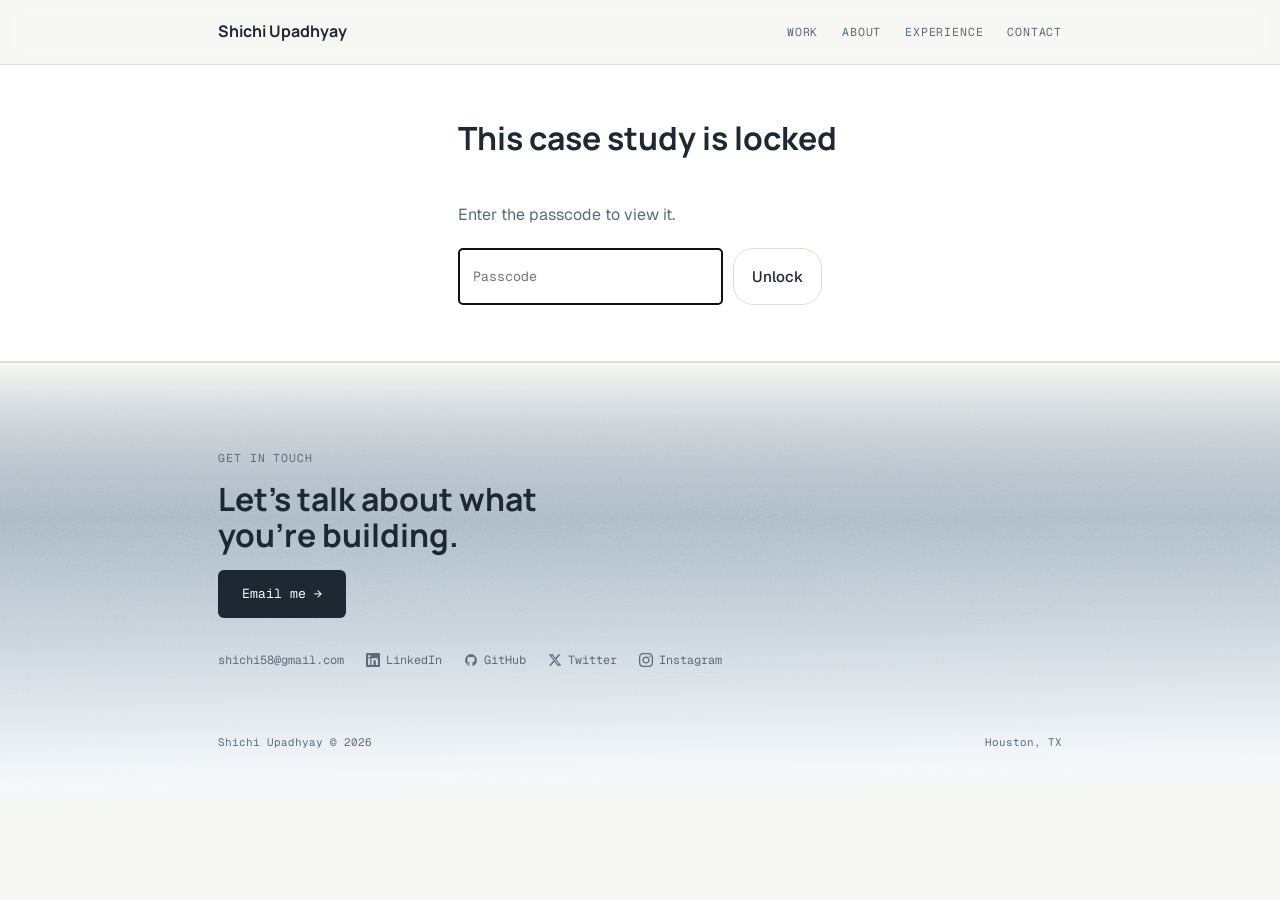
<file: case-studies/private-equity-platforms.html>
<!DOCTYPE html>
<html lang="en">
<head>
  <script>if (localStorage.getItem('theme') === 'dark') document.documentElement.classList.add('dark-mode');</script>
  <meta charset="UTF-8">
  <meta name="viewport" content="width=device-width, initial-scale=1">
  <title>Private Equity Platforms - Shichi Upadhyay</title>
  <link rel="preconnect" href="https://fonts.googleapis.com">
  <link rel="preconnect" href="https://fonts.gstatic.com" crossorigin>
  <link href="https://fonts.googleapis.com/css2?family=Manrope:wght@400;500;600;700&family=Geist:wght@400;500;600&family=Geist+Mono:wght@400;500&display=swap" rel="stylesheet">
  <link rel="stylesheet" href="../assets/styles/main.css">
</head>
<body class="cs-page pep">

    <header class="nav">
        <div class="wrap">
          <div class="brand"><a href="../index.html">Shichi Upadhyay</a></div>
          <nav class="nav-links" id="nav-links">
            <a href="../index.html#work">Work</a>
            <a href="../index.html#about">About</a>
            <a href="../index.html#experience">Experience</a>
            <a href="../index.html#contact">Contact</a>
          </nav>
          <button class="nav-toggle" aria-label="Toggle menu" aria-expanded="false" aria-controls="nav-links">
            <span></span><span></span><span></span>
          </button>
        </div>
      </header>

  <section class="cs-section cs-glance" id="pep-gate">
    <div class="wrap" style="max-width: 420px;">
      <div class="shead"><h2>This case study is locked</h2></div>
      <p style="color: var(--ink-soft); margin-bottom: 20px;">Enter the passcode to view it.</p>
      <form id="pep-gate-form" style="display: flex; gap: 10px; flex-wrap: wrap;">
        <input type="password" id="pep-passcode" name="passcode" placeholder="Passcode" autocomplete="off" autofocus
          style="flex: 1; min-width: 160px; padding: 10px 14px; border: 1px solid var(--line); border-radius: 4px; font-family: 'Geist Mono', monospace; background: var(--card); color: var(--ink);">
        <button type="submit" class="view-btn" style="flex: none;">Unlock</button>
      </form>
      <p id="pep-gate-error" hidden style="color: var(--amber); margin-top: 12px; font-size: .9rem;">Incorrect passcode - try again.</p>
    </div>
  </section>

  <main id="pep-content" hidden></main>

  <footer id="contact" class="cs-wash cs-wash-bottom" data-rail="Contact">
    <div class="wrap">
      <span class="mono">Get in touch</span>
      <h2>Let's talk about what you're building.</h2>
      <a href="mailto:shichi58@gmail.com" class="cta-btn">Email me →</a>
      <div class="footer-links">
        <a href="mailto:shichi58@gmail.com">shichi58@gmail.com</a>
        <a href="https://linkedin.com/in/shichi-upadhyay" target="_blank" rel="noopener">
          <svg viewBox="0 0 24 24" fill="currentColor" aria-hidden="true"><path d="M20.447 20.452h-3.554v-5.569c0-1.328-.027-3.037-1.852-3.037-1.853 0-2.136 1.446-2.136 2.939v5.667H9.351V9h3.414v1.561h.046c.477-.9 1.637-1.85 3.37-1.85 3.601 0 4.267 2.37 4.267 5.455v6.286zM5.337 7.433c-1.144 0-2.063-.926-2.063-2.065 0-1.138.92-2.063 2.063-2.063 1.14 0 2.064.925 2.064 2.063 0 1.139-.925 2.065-2.064 2.065zm1.782 13.019H3.555V9h3.564v11.452zM22.225 0H1.771C.792 0 0 .774 0 1.729v20.542C0 23.227.792 24 1.771 24h20.451C23.2 24 24 23.227 24 22.271V1.729C24 .774 23.2 0 22.222 0h.003z"/></svg>
          LinkedIn
        </a>
        <a href="https://github.com/Shichi58" target="_blank" rel="noopener">
          <svg viewBox="0 0 24 24" fill="currentColor" aria-hidden="true"><path d="M12 2C6.48 2 2 6.58 2 12.25c0 4.53 2.87 8.37 6.84 9.73.5.09.68-.22.68-.48 0-.24-.01-.87-.01-1.71-2.78.62-3.37-1.36-3.37-1.36-.46-1.18-1.11-1.5-1.11-1.5-.91-.63.07-.62.07-.62 1 .07 1.53 1.05 1.53 1.05.89 1.56 2.34 1.11 2.91.85.09-.66.35-1.11.63-1.37-2.22-.26-4.56-1.14-4.56-5.07 0-1.12.39-2.04 1.03-2.76-.1-.26-.45-1.31.1-2.73 0 0 .84-.28 2.75 1.05a9.32 9.32 0 0 1 2.5-.34c.85 0 1.71.11 2.5.34 1.91-1.33 2.75-1.05 2.75-1.05.55 1.42.2 2.47.1 2.73.64.72 1.03 1.64 1.03 2.76 0 3.94-2.34 4.8-4.57 5.06.36.32.68.94.68 1.9 0 1.37-.01 2.48-.01 2.82 0 .27.18.58.69.48A10.02 10.02 0 0 0 22 12.25C22 6.58 17.52 2 12 2z"/></svg>
          GitHub
        </a>
        <a href="https://twitter.com/NowKillingEve" target="_blank" rel="noopener">
          <svg viewBox="0 0 24 24" fill="currentColor" aria-hidden="true"><path d="M18.244 2.25h3.308l-7.227 8.26 8.502 11.24H16.17l-5.214-6.817L4.99 21.75H1.68l7.73-8.835L1.254 2.25H8.08l4.713 6.231zm-1.161 17.52h1.833L7.084 4.126H5.117z"/></svg>
          Twitter
        </a>
        <a href="https://www.instagram.com/the_uncanny_necromancy/" target="_blank" rel="noopener">
          <svg viewBox="0 0 24 24" fill="currentColor" aria-hidden="true"><path d="M12 2.163c3.204 0 3.584.012 4.85.07 3.252.148 4.771 1.691 4.919 4.919.058 1.265.069 1.645.069 4.849 0 3.205-.012 3.584-.069 4.849-.148 3.225-1.664 4.771-4.919 4.919-1.266.058-1.644.07-4.85.07-3.204 0-3.584-.012-4.849-.07-3.26-.149-4.771-1.699-4.919-4.92-.058-1.265-.07-1.644-.07-4.849 0-3.204.013-3.583.07-4.849.149-3.227 1.664-4.771 4.919-4.919 1.266-.057 1.645-.069 4.849-.069zm0-2.163c-3.259 0-3.667.014-4.947.072-4.358.2-6.78 2.618-6.98 6.98-.059 1.281-.073 1.689-.073 4.948 0 3.259.014 3.668.072 4.948.2 4.358 2.618 6.78 6.98 6.98 1.281.058 1.689.072 4.948.072 3.259 0 3.668-.014 4.948-.072 4.354-.2 6.782-2.618 6.979-6.98.059-1.28.073-1.689.073-4.948 0-3.259-.014-3.667-.072-4.947-.196-4.354-2.617-6.78-6.979-6.98-1.281-.059-1.69-.073-4.949-.073zm0 5.838c-3.403 0-6.162 2.759-6.162 6.162s2.759 6.163 6.162 6.163 6.162-2.759 6.162-6.163c0-3.403-2.759-6.162-6.162-6.162zm0 10.162c-2.209 0-4-1.79-4-4 0-2.209 1.791-4 4-4s4 1.791 4 4c0 2.21-1.791 4-4 4zm6.406-11.845c-.796 0-1.441.645-1.441 1.44s.645 1.44 1.441 1.44c.795 0 1.439-.645 1.439-1.44s-.644-1.44-1.439-1.44z"/></svg>
          Instagram
        </a>
      </div>
      <div class="footer-bottom">
        <span>Shichi Upadhyay © 2026</span>
        <span>Houston, TX</span>
      </div>
    </div>
  </footer>

  <script type="module" src="../assets/scripts/main.js"></script>
  <script type="module">
    import { initPepGate } from '../assets/scripts/pep-gate.js';
    initPepGate();
  </script>

</body>
</html>
</file>
<file: assets/styles/main.css>
:root {
  --paper: #F7F7F4;
  --ink: #1E2833;
  --ink-soft: #5C6B7A;
  --line: #DEDED8;
  --amber: #C97B3C;
  --amber-wash: #F4E4D6;
  --card: #FFFFFF;
  --max: 900px;

  --settle: cubic-bezier(.2, .9, .25, 1.06);
  --spring: cubic-bezier(.34, 1.56, .64, 1);
  --move-dur: .82s;
  --stagger-step: 24ms;
}

* { box-sizing: border-box; margin: 0; padding: 0; }
html { scroll-behavior: smooth; }

body {
  background: var(--paper);
  color: var(--ink);
  font-family: 'Geist', system-ui, sans-serif;
  line-height: 1.65;
  -webkit-font-smoothing: antialiased;
  transition: background .35s ease, color .35s ease;
}

h1, h2, h3 { font-family: 'Manrope', sans-serif; font-weight: 700; line-height: 1.12; }
a { color: inherit; text-decoration: none; }

.wrap { max-width: var(--max); margin: 0 auto; padding: 0 28px; }

.mono {
  font-family: 'Geist Mono', monospace;
  font-size: .71rem;
  letter-spacing: .08em;
  text-transform: uppercase;
  color: var(--ink-soft);
}

/* ── NAV ── */
.nav {
  position: sticky; top: 0; z-index: 30;
  background: rgba(247,247,244,.88);
  backdrop-filter: blur(10px);
  border-bottom: 1px solid var(--line);
}
.nav .wrap { display: flex; align-items: center; justify-content: space-between; height: 64px; }
.brand { font-family: 'Manrope', sans-serif; font-weight: 700; font-size: 1rem; }
.nav-links { display: flex; align-items: center; gap: 24px; }
.nav-links a {
  font-family: 'Geist Mono', monospace;
  font-size: .72rem; letter-spacing: .07em;
  text-transform: uppercase; color: var(--ink-soft);
}
.nav-links a:hover { color: var(--amber); }

.nav-toggle {
  display: none; flex-direction: column; justify-content: center; gap: 5px;
  width: 32px; height: 32px; border: none; background: none; cursor: pointer; padding: 0;
}
.nav-toggle span { display: block; width: 100%; height: 2px; background: var(--ink); transition: transform .2s ease, opacity .2s ease; }
.nav-toggle.open span:nth-child(1) { transform: translateY(7px) rotate(45deg); }
.nav-toggle.open span:nth-child(2) { opacity: 0; }
.nav-toggle.open span:nth-child(3) { transform: translateY(-7px) rotate(-45deg); }

/* ── generic hero text (used by case studies) ── */
.hero { padding: 96px 0 72px; }
.hero h1 { font-size: clamp(2.4rem, 5.6vw, 3.8rem); max-width: 15ch; }
.hero .sub { margin-top: 22px; color: var(--ink-soft); font-size: 1.05rem; max-width: 48ch; }

/* ── SECTION HEADS ── */
.shead { display: flex; align-items: center; gap: 16px; margin-bottom: 44px; }
.shead h2 { font-size: 2rem; white-space: nowrap; }
.rule { flex: 1; height: 1px; background: var(--line); }

/* ── ABOUT ── */
.about { padding: 104px 0; }
.toggle { display: flex; gap: 4px; background: var(--card); border: 1px solid var(--line); border-radius: 4px; padding: 3px; }
.toggle-btn {
  font-family: 'Geist Mono', monospace; font-size: .7rem; letter-spacing: .06em;
  text-transform: uppercase; padding: 6px 14px; border: none; background: none;
  color: var(--ink-soft); border-radius: 2px; cursor: pointer; transition: all .2s ease;
}
.toggle-btn.active { background: var(--ink); color: var(--paper); }
.about-text { font-size: 1.08rem; line-height: 1.8; max-width: 64ch; }
.about-text p { margin-bottom: 20px; }
.about-text strong { font-weight: 600; color: var(--amber); transition: background .4s ease, padding .4s ease; }
.strike { transition: color .4s ease, text-decoration-color .4s ease; text-decoration: line-through; text-decoration-color: transparent; color: var(--ink); }
.tldr-mode .strike { color: var(--line); text-decoration-color: var(--line); }
.tldr-mode p strong { background: var(--amber-wash); padding: 1px 5px; border-radius: 3px; }

/* ── WORK CARDS ── */
.work-section { padding: 104px 0; }
.work-card { display: grid; grid-template-columns: 340px minmax(0, 1fr); gap: 12px; margin-bottom: 20px; align-items: stretch; min-height: 420px; }
.work-card.reverse { grid-template-columns: minmax(0, 1fr) 340px; }
.work-card.reverse .work-info { order: 2; }
.work-card.reverse .work-right { order: 1; }
.work-info { display: flex; flex-direction: column; justify-content: space-between; border: 1px solid var(--line); border-radius: 20px; background: var(--card); padding: 28px; gap: 24px; }
.work-info-top { display: flex; flex-direction: column; gap: 12px; }
.work-eyebrow { display: flex; align-items: center; gap: 10px; width: 100%; }
.work-eyebrow .rule { flex: 1; }
.work-info h3 { font-size: 1.4rem; line-height: 1.2; }
.work-via { font-family: 'Geist Mono', monospace; font-size: .58rem; font-weight: 400; letter-spacing: .04em; color: var(--ink-soft); text-transform: uppercase; margin-left: 8px; vertical-align: middle; }
.work-info p { font-size: .95rem; color: var(--ink-soft); line-height: 1.6; }
.work-chip {
  display: inline-flex; align-items: center; gap: 6px;
  background: var(--paper); border: 1px solid var(--line); border-radius: 999px;
  padding: 6px 12px; font-family: 'Geist Mono', monospace; font-size: .68rem;
  color: var(--ink); flex-wrap: wrap;
}
.chip-dot { width: 3px; height: 3px; border-radius: 50%; background: var(--ink-soft); display: inline-block; }
.work-stats { display: flex; flex-direction: column; gap: 16px; }
.stat-rule { display: block; width: 100%; height: 1px; background: var(--line); }
.stats-row { display: flex; text-align: center; }
.stats-row .stat { flex: 1; display: flex; flex-direction: column; align-items: center; gap: 4px; }
.stats-row .stat .n { font-family: 'Manrope', sans-serif; font-size: 1.6rem; font-weight: 700; color: var(--ink); display: block; line-height: 1.2; }
.stats-row .stat .l { font-family: 'Geist Mono', monospace; font-size: .65rem; text-transform: uppercase; color: var(--ink-soft); display: block; }
.work-right { display: flex; flex-direction: column; gap: 8px; }
.work-image {
  flex: 1; border-radius: 20px; border: 1px solid var(--line);
  display: flex; align-items: center; justify-content: center;
  overflow: hidden; min-height: 320px; transition: opacity .2s ease;
}
.work-image:hover { opacity: .9; }
.work-image img { width: 100%; height: 100%; object-fit: contain; display: block; }
.pep-photo img { object-fit: cover; }
.view-btn {
  display: flex; align-items: center; justify-content: center; gap: 8px;
  border: 1px solid var(--line); border-radius: 20px; background: var(--card);
  padding: 18px; font-family: 'Geist', sans-serif; font-size: .95rem;
  font-weight: 500; color: var(--ink); transition: background .2s ease;
}
.view-btn:hover { background: var(--paper); }
.view-btn span { display: inline-block; transition: transform .2s ease; }
.view-btn:hover span { transform: translateX(4px); }
.view-btn .lock-icon { width: 15px; height: 15px; flex-shrink: 0; }

/* ── EXPERIENCE ── */
.experience { padding: 104px 0; }
.exp-item { display: flex; gap: 32px; border-top: 1px solid var(--line); padding: 32px 0; }
.exp-item:last-of-type { border-bottom: 1px solid var(--line); }
.exp-num { font-family: 'Geist Mono', monospace; font-size: .72rem; color: var(--ink-soft); padding-top: 4px; min-width: 24px; }
.exp-body { flex: 1; }
.exp-top { display: flex; justify-content: space-between; align-items: baseline; gap: 12px; flex-wrap: wrap; margin-bottom: 4px; }
.exp-top h3 { font-size: 1.15rem; }
.exp-role { color: var(--ink-soft); font-size: .92rem; margin-bottom: 12px; }
.exp-body ul { padding-left: 18px; }
.exp-body li { font-size: .95rem; color: var(--ink-soft); margin-bottom: 6px; }

/* ── SKILLS ── */
.skills-section { padding: 104px 0; }
.skills-grid { display: flex; flex-direction: column; gap: 32px; }
.skills-group .mono { display: block; margin-bottom: 12px; }
.skills-list { display: flex; flex-wrap: wrap; gap: 8px; }
.skills-list span { font-family: 'Geist Mono', monospace; font-size: .74rem; padding: 8px 14px; border: 1px solid var(--line); border-radius: 2px; color: var(--ink); }

/* ── FOOTER ── */
footer { border-top: 1px solid var(--line); padding: 86px 0 52px; }
footer .mono { display: block; margin-bottom: 14px; }
footer h2 { font-size: 2rem; max-width: 18ch; margin-bottom: 16px; }
.footer-lead { color: var(--ink-soft); max-width: 48ch; margin-bottom: 30px; }
.cta-btn {
  display: inline-block; font-family: 'Geist Mono', monospace; font-size: .82rem;
  background: var(--ink); color: var(--paper); padding: 13px 24px;
  border-radius: 6px; transition: background .2s ease;
}
.cta-btn:hover { background: var(--amber); }
.footer-links { display: flex; gap: 22px; margin-top: 32px; flex-wrap: wrap; }
.footer-links a { display: inline-flex; align-items: center; gap: 6px; font-family: 'Geist Mono', monospace; font-size: .74rem; color: var(--ink-soft); border-bottom: 1px solid var(--line); padding-bottom: 2px; }
.footer-links a:hover { color: var(--amber); border-bottom-color: var(--amber); }
.footer-links svg { width: 14px; height: 14px; flex-shrink: 0; }
.footer-bottom { margin-top: 60px; display: flex; justify-content: space-between; flex-wrap: wrap; gap: 8px; font-family: 'Geist Mono', monospace; font-size: .68rem; color: var(--ink-soft); }
.footer-credits { margin-top: 10px; font-family: 'Geist Mono', monospace; font-size: .64rem; color: var(--ink-soft); opacity: .7; }
.footer-credits a { color: var(--ink-soft); border-bottom: 1px solid var(--line); padding-bottom: 1px; }
.footer-credits a:hover { color: var(--amber); border-bottom-color: var(--amber); }

/* ── REVEAL ── */
[data-r] { opacity: 0; transform: translateY(12px); transition: opacity .55s ease, transform .55s ease; }
[data-r].vis { opacity: 1; transform: none; }

/* ============================================================
   HERO SCENE - messy <-> tidy
   ============================================================ */

#home {
  background: var(--paper);
  position: relative;
  transition: background .35s ease;
}

.hero-top { position: relative; padding: 20px 48px 0; height: 80px; flex-shrink: 0; }
.hero-welcome { display: block; font-size: .9rem; letter-spacing: .12em; margin-bottom: 2px; }
.hero-name { font-size: clamp(2rem, 4.4vw, 3.4rem); line-height: 1.05; margin: 0; }

.mode-switcher {
  position: absolute; top: 28px; left: 50%;
  transform: translateX(-50%);
  display: flex; gap: 10px; z-index: 60;
}

.mode-btn {
  width: 60px; height: 60px; border-radius: 16px;
  border: 1px solid var(--line); background: var(--card); color: var(--ink-soft);
  display: flex; align-items: center; justify-content: center; cursor: pointer;
  transition: background .22s ease, color .22s ease, box-shadow .22s ease, transform .22s var(--spring);
}
.mode-btn:hover { transform: translateY(-2px); box-shadow: 0 6px 18px rgba(0,0,0,.10); }
.mode-btn.active { background: var(--ink); color: var(--paper); border-color: var(--ink); }

.canvas-frame { flex: 1; display: flex; align-items: center; justify-content: center; min-height: 0; }

#canvasStage {
  width: 1280px; height: 860px;
  position: relative;
  transform-origin: center center;
  flex-shrink: 0;
}

/* layer 1: position */
.scene-item {
  position: absolute; left: 0; top: 0;
  width: var(--w); height: var(--h);
  z-index: var(--z, 10);
  --px: var(--mx);
  --py: var(--my);
  transform: translate3d(var(--px), var(--py), 0);
  transition: transform var(--move-dur) var(--settle) calc(var(--stagger, 0) * var(--stagger-step));
  will-change: transform;
}
body.tidy-mode .scene-item { --px: var(--tx); --py: var(--ty); }

/* layer 2: rotation */
.scene-item > * {
  width: 100%; height: 100%;
  transform: rotate(var(--mr, 0deg));
  transition: transform calc(var(--move-dur) * .78) var(--settle) calc(var(--stagger, 0) * var(--stagger-step));
}
body.tidy-mode .scene-item > * { transform: rotate(0deg); }

/* layer 3: idle float */
.bob { animation: sceneBob var(--bob-dur, 5s) ease-in-out var(--bob-delay, 0s) infinite; }
body.tidy-mode .bob { animation-play-state: paused; }
@keyframes sceneBob {
  0%, 100% { transform: translate3d(0,0,0); }
  50%      { transform: translate3d(0, calc(var(--bob-amp, 8) * -1px), 0); }
}

/* layer 4: hover */
.hover-lift { width: 100%; height: 100%; transition: transform .3s var(--spring); }
.hover-lift > * { width: 100%; height: 100%; }
.ci:hover { z-index: 60; }
.ci:hover .hover-lift { transform: scale(1.04) translateY(-5px); }
body.mode-switching .ci { pointer-events: none; }
body.mode-switching .ci:hover .hover-lift { transform: none; }

/* reduced motion */
@media (prefers-reduced-motion: reduce) {
  .scene-item, .scene-item > *, .hover-lift { transition-duration: .01ms !important; transition-delay: 0ms !important; }
  .bob { animation: none !important; }
}
body.reduced-motion .scene-item,
body.reduced-motion .scene-item > *,
body.reduced-motion .hover-lift { transition-duration: .01ms !important; transition-delay: 0ms !important; }
body.reduced-motion .bob { animation: none !important; }

/* placeholder tile */
.tile {
  overflow: hidden; border-radius: var(--tile-radius, 10px);
  background: var(--tile-bg, #EAEAE4);
  display: flex; align-items: center; justify-content: center;
  box-shadow: 0 2px 10px rgba(0,0,0,.05);
}
.tile-label { font-family: 'Geist Mono', monospace; font-size: .6rem; color: var(--ink-soft); }

/* name block */
.name-block { display: flex; flex-direction: column; justify-content: center; gap: 2px; }
.name-initials { font-family: 'Manrope', sans-serif; font-weight: 700; font-size: 5.5rem; line-height: .9; letter-spacing: -.02em; }
.name-full { font-family: 'Geist Mono', monospace; font-size: 1rem; color: var(--ink-soft); letter-spacing: .02em; }

/* polaroid */
.polaroid { background: #fff; padding: 8px 8px 24px; box-shadow: 0 6px 20px rgba(0,0,0,.12); border-radius: 2px; }
.polaroid-ph {
  width: 100%; aspect-ratio: 1/1; background: #EDEDE8;
  display: flex; align-items: center; justify-content: center;
  font-family: 'Geist Mono', monospace; font-size: .58rem; color: var(--ink-soft);
}
.polaroid span { display: block; text-align: center; font-family: 'Geist Mono', monospace; font-size: .55rem; color: var(--ink-soft); margin-top: 5px; }

/* cat / owl */
.cat-owl {
  display: flex; align-items: center; justify-content: center;
  border-radius: 12px; background: var(--card);
  box-shadow: 0 3px 12px rgba(0,0,0,.08);
  font-family: 'Geist Mono', monospace; font-size: .62rem;
  color: var(--ink); position: relative;
}
.creature { position: absolute; transition: opacity .35s ease; }
.creature-owl { opacity: 0; }
html.dark-mode .creature-cat { opacity: 0; }
html.dark-mode .creature-owl { opacity: 1; }

/* lamp */
.lamp-item { cursor: pointer; }
.lamp-shade-fill { fill: var(--amber); transition: fill .35s ease; }
.bulb-glow { fill: #fff; opacity: .85; transition: opacity .35s ease; }
.lamp-stem, .lamp-base { fill: #7A7168; }
html.dark-mode .lamp-shade-fill { fill: #4A4A52; }
html.dark-mode .bulb-glow { opacity: 0; }
.lamp-tip {
  position: absolute; bottom: -22px; left: 50%;
  transform: translateX(-50%);
  font-family: 'Geist Mono', monospace; font-size: .58rem;
  color: var(--ink-soft); white-space: nowrap;
  opacity: 0; transition: opacity .2s ease; pointer-events: none;
}
.lamp-item:hover .lamp-tip { opacity: 1; }

/* cassette */
.cassette-card {
  background: #232019; border-radius: 10px; padding: 10px 10px 8px;
  box-shadow: 0 3px 12px rgba(0,0,0,.18);
  display: flex; flex-direction: column; gap: 6px; cursor: pointer;
}
.cassette-window { background: #141414; border-radius: 4px; padding: 7px 8px; display: flex; align-items: center; gap: 6px; }
.cassette-reel { width: 20px; height: 20px; border-radius: 50%; background: #2a2a2a; border: 2px solid #444; flex-shrink: 0; position: relative; }
.cassette-reel::after { content: ''; position: absolute; inset: 0; margin: auto; width: 6px; height: 6px; border-radius: 50%; background: #1a1a1a; }
.cassette-reel.spinning { animation: spin 1s linear infinite; }
@keyframes spin { to { transform: rotate(360deg); } }
.cassette-tape { flex: 1; height: 2px; background: #444; }
.cassette-label { font-family: 'Geist Mono', monospace; font-size: .52rem; color: var(--amber); text-align: center; text-transform: uppercase; letter-spacing: .06em; }

/* globe */
.globe-item { display: flex; align-items: center; justify-content: center; position: relative; cursor: pointer; }
.globe-sphere {
  width: 100%; height: 100%; border-radius: 50%;
  background: radial-gradient(circle at 32% 30%, #9BC4D8, #3E7D97 62%, #2A5B70);
  box-shadow: inset -6px -6px 14px rgba(0,0,0,.25), 0 4px 14px rgba(0,0,0,.12);
}
.globe-tip {
  position: absolute; bottom: -20px; left: 50%;
  transform: translateX(-50%);
  font-family: 'Geist Mono', monospace; font-size: .58rem;
  color: var(--ink-soft); opacity: 0; transition: opacity .2s ease; pointer-events: none;
}
.globe-item:hover .globe-tip { opacity: 1; }

/* portfolio + contacts */
.portfolio-block { display: flex; flex-direction: column; gap: 10px; justify-content: center; }
.portfolio-word { font-family: 'Manrope', sans-serif; font-weight: 700; font-size: 2.6rem; letter-spacing: .02em; line-height: 1; }
.contact-row { display: flex; gap: 8px; }
.contact-row a {
  width: 34px; height: 34px; border-radius: 8px;
  border: 1px solid var(--line); background: var(--card);
  display: flex; align-items: center; justify-content: center;
  font-family: 'Geist Mono', monospace; font-size: .68rem;
  color: var(--ink); transition: background .2s ease, color .2s ease;
}
.contact-row a:hover { background: var(--amber); color: #fff; border-color: var(--amber); }

/* dark mode */
html.dark-mode {
  --paper: #16171A;
  --ink: #ECEAE5;
  --ink-soft: #9A9DA4;
  --line: #2C2E33;
  --card: #1E2025;
  --amber-wash: #3A2E22;
}
html.dark-mode .nav { background: rgba(22,23,26,.88); }
html.dark-mode .polaroid { background: #24262B; }
html.dark-mode .polaroid-ph { background: #303338; }
html.dark-mode .tile { box-shadow: 0 2px 10px rgba(0,0,0,.3); }

/* lamp toggle (hero) - invisible hit region over the lamp shade in chair-and-lamp.svg */
.hc-lamp-hit {
  position: absolute;
  left: 235px;
  top: 160px;
  width: 145px;
  height: 100px;
  background: none;
  border: none;
  padding: 0;
  cursor: pointer;
  z-index: 2;
  border-radius: 50%;
}
.hc-lamp-hit:hover { filter: drop-shadow(0 0 14px rgba(201, 123, 60, .55)); }
html.dark-mode .hc-illustration { filter: brightness(.6); transition: filter .35s ease; }

/* ── RESPONSIVE ── */
@media (max-width: 860px) {
  .work-card, .work-card.reverse { grid-template-columns: 1fr; }
  .work-card.reverse .work-info { order: 1; }
  .work-card.reverse .work-right { order: 2; }
  .work-image { min-height: 280px; }
}

@media (max-width: 720px) {
  section { padding: 68px 0; }
  .exp-item { flex-direction: column; gap: 8px; }
  .nav-toggle { display: flex; }
  .nav-links {
    position: absolute; top: 64px; left: 0; right: 0;
    flex-direction: column; align-items: flex-start; gap: 0;
    background: var(--paper); border-bottom: 1px solid var(--line);
    max-height: 0; overflow: hidden; transition: max-height .25s ease;
  }
  .nav-links.open { max-height: 320px; }
  .nav-links a { width: 100%; padding: 14px 28px; border-top: 1px solid var(--line); }
  .shead { flex-wrap: wrap; }
  .shead .toggle { order: 3; margin-top: 12px; }
  .hero-top { padding: 20px 24px 0; }
  .mode-switcher { top: auto; bottom: 12px; }
  .mode-btn { width: 50px; height: 50px; border-radius: 13px; }
}

@media (max-width: 480px) {
  .wrap { padding: 0 18px; }
  section { padding: 56px 0; }
  .shead h2 { font-size: 1.5rem; }
  .shead { margin-bottom: 28px; }
  footer h2 { font-size: 1.5rem; }
}

/* ============================================================
   CASE STUDY PAGES
   ============================================================ */

.cs-page { line-height: 1.7; }
.cs-page #home { height: auto; display: block; }

.cs-hero { padding: 72px 0 56px; border-bottom: 1px solid var(--line); }
.cs-back { font-family: 'Geist Mono', monospace; font-size: .74rem; color: var(--ink-soft); display: inline-block; margin-bottom: 40px; }
.cs-back:hover { color: var(--amber); }
.cs-eyebrow { display: block; margin-bottom: 14px; }
.cs-hero h1 { font-size: clamp(2.2rem, 5vw, 3.4rem); max-width: 18ch; margin-bottom: 20px; }
.cs-lede { font-size: 1.15rem; color: var(--ink-soft); max-width: 60ch; margin-bottom: 44px; }

.cs-facts { display: grid; grid-template-columns: repeat(auto-fit, minmax(160px, 1fr)); gap: 24px; border-top: 1px solid var(--line); padding-top: 24px; }
.cs-facts dt { font-family: 'Geist Mono', monospace; font-size: .68rem; letter-spacing: .08em; text-transform: uppercase; color: var(--ink-soft); margin-bottom: 6px; }
.cs-facts dd { font-size: .95rem; }

.cs-section { padding: 88px 0; }
.cs-section .wrap { max-width: var(--max); }
.cs-body { max-width: 62ch; }
.cs-body p { margin-bottom: 20px; font-size: 1.05rem; }

.cs-glance { padding: 56px 0; background: var(--card); border-bottom: 1px solid var(--line); }
.cs-stats { display: flex; gap: 48px; flex-wrap: wrap; }
.cs-stats .stat { display: flex; flex-direction: column; gap: 4px; }
.cs-stats .n { font-family: 'Manrope', sans-serif; font-size: 2.2rem; font-weight: 700; line-height: 1.1; }
.cs-stats .l { font-family: 'Geist Mono', monospace; font-size: .68rem; text-transform: uppercase; letter-spacing: .06em; color: var(--ink-soft); }

.cs-quote { border-left: 2px solid var(--amber); padding: 4px 0 4px 22px; margin: 32px 0; font-size: 1.1rem; font-style: italic; color: var(--ink); }
.cs-quote cite { display: block; margin-top: 10px; font-family: 'Geist Mono', monospace; font-size: .7rem; font-style: normal; color: var(--ink-soft); }

.cs-figure { margin: 44px 0 0; }
.cs-media {
  border: 1px solid var(--line); border-radius: 16px; background: var(--card);
  min-height: 340px; display: flex; align-items: center; justify-content: center;
  font-family: 'Geist Mono', monospace; font-size: .74rem; color: var(--ink-soft); overflow: hidden;
}
.cs-media img { width: 100%; height: auto; display: block; }
.cs-figure figcaption { font-family: 'Geist Mono', monospace; font-size: .7rem; color: var(--ink-soft); margin-top: 12px; }
.cs-figure-wide { margin-left: -40px; margin-right: -40px; }
.cs-media-native .cs-media { min-height: 0; padding: 24px; }
.cs-media-native .cs-media img { width: auto; max-width: 100%; margin: 0 auto; }

.cs-steps { list-style: none; counter-reset: step; margin-top: 32px; }
.cs-steps li { counter-increment: step; border-top: 1px solid var(--line); padding: 26px 0 26px 56px; position: relative; max-width: 62ch; }
.cs-steps li::before { content: counter(step, decimal-leading-zero); position: absolute; left: 0; top: 26px; font-family: 'Geist Mono', monospace; font-size: .72rem; color: var(--ink-soft); }
.cs-steps h3 { font-size: 1.05rem; margin-bottom: 6px; }
.cs-steps p { color: var(--ink-soft); font-size: .98rem; }

.cs-decisions { display: grid; gap: 16px; margin-top: 32px; }
.cs-decision { border: 1px solid var(--line); border-radius: 16px; background: var(--card); padding: 28px; }
.cs-decision .mono { display: block; margin-bottom: 10px; }
.cs-decision h3 { font-size: 1.2rem; margin-bottom: 14px; }
.cs-decision p { font-size: .98rem; margin-bottom: 12px; }
.cs-decision p:last-child { margin-bottom: 0; }
.cs-tension { background: var(--paper); border-radius: 8px; padding: 12px 14px; color: var(--ink-soft); }
.cs-tension strong { color: var(--ink); font-weight: 600; }
.cs-body code, .cs-decision code { font-family: 'Geist Mono', monospace; font-size: .88em; background: var(--paper); color: var(--ink); padding: 1px 6px; border-radius: 4px; }

.cs-also { display: grid; grid-template-columns: repeat(auto-fit, minmax(260px, 1fr)); gap: 16px; margin-top: 32px; }
.cs-also-card { border: 1px solid var(--line); border-radius: 16px; background: var(--card); padding: 24px; display: flex; flex-direction: column; gap: 10px; }
.cs-also-card .mono { display: block; }
.cs-also-card h3 { font-size: 1.1rem; line-height: 1.25; }
.cs-also-card p { font-size: .95rem; color: var(--ink-soft); margin: 0; flex: 1; }
.cs-also-card em { color: var(--ink); font-style: normal; font-weight: 500; }
.cs-also-stat { font-family: 'Geist Mono', monospace; font-size: .72rem; color: var(--amber); border-top: 1px solid var(--line); padding-top: 12px; margin-top: 4px; }

.cs-featured { padding: 56px 0 0; }
.cs-featured .mono { display: block; margin-bottom: 10px; }
.cs-featured h2 { font-size: 2.2rem; margin-bottom: 14px; }
.cs-featured .cs-lede { margin-bottom: 0; }

.cs-next { border-top: 1px solid var(--line); padding: 56px 0; }
.cs-next-link { display: block; }
.cs-next-link .mono { display: block; margin-bottom: 8px; }
.cs-next-link h3 { font-size: 1.8rem; transition: color .2s ease; }
.cs-next-link:hover h3 { color: var(--amber); }

@media (max-width: 720px) {
  .cs-section { padding: 60px 0; }
  .cs-figure-wide { margin-left: 0; margin-right: 0; }
  .cs-media { min-height: 220px; }
  .cs-stats { gap: 28px; }
  .cs-steps li { padding-left: 40px; }
}

/* ============================================================
   CASE STUDY — GRADIENT WASH
   ============================================================ */

   .cs-wash { position: relative; isolation: isolate; }

   .cs-wash::before,
   .cs-wash::after {
     content: ''; position: absolute; inset: 0;
     pointer-events: none; z-index: -1;
   }
   
   .cs-wash::before {
     background: linear-gradient(179deg,
       var(--w0) 0%, var(--w1) 18%, var(--w2) 38%,
       var(--w3) 58%, var(--w4) 76%, var(--w5) 90%, var(--paper) 100%);
     -webkit-mask-image: var(--wash-mask);
     mask-image: var(--wash-mask);
   }
   
   .cs-wash::after {
     opacity: .3;
     mix-blend-mode: overlay;
     background-image: url("data:image/svg+xml,%3Csvg xmlns='http://www.w3.org/2000/svg'%3E%3Cfilter id='n'%3E%3CfeTurbulence type='fractalNoise' baseFrequency='.9' numOctaves='3' stitchTiles='stitch'/%3E%3CfeColorMatrix type='saturate' values='0'/%3E%3C/filter%3E%3Crect width='100%25' height='100%25' filter='url(%23n)'/%3E%3C/svg%3E");
     -webkit-mask-image: var(--wash-mask);
     mask-image: var(--wash-mask);
   }
   
   .cs-wash-top    { --wash-mask: linear-gradient(to bottom, #000 65%, transparent 100%); }
   .cs-wash-mid    { --wash-mask: linear-gradient(to bottom, transparent, #000 32%, #000 68%, transparent); }
   .cs-wash-bottom { --wash-mask: linear-gradient(to top, #000 65%, transparent 100%); }
   
   .cs-wash-break { min-height: clamp(160px, 22vh, 260px); }
   
   /* PEP palette — slate tints from brand #3D4A5D */
   .pep {
     --w0: #8A9AAD; --w1: #9AA9B9; --w2: #AEBCC8;
     --w3: #C6D1DA; --w4: #E0E7ED; --w5: #F5F8FA;
   }
   
   /* ============================================================
      CASE STUDY — ZOOMABLE SNIPPETS
      ============================================================ */
   
   .cs-frame {
     margin: 44px 0 0;
     border: 1px solid var(--line);
     border-radius: 16px;
     background: var(--card);
     overflow: hidden;
   }
   
   .cs-frame-stage {
     height: clamp(300px, 52vh, 520px);
     overflow: hidden;
     cursor: grab;
     touch-action: none;
   }
   
   .cs-frame-stage:active { cursor: grabbing; }
   
   .cs-frame-stage > * {
     display: block; width: 100%;
     transform-origin: 0 0;
     user-select: none; -webkit-user-drag: none;
   }
   
   .cs-frame-bar {
     display: flex; align-items: center; gap: 10px;
     padding: 10px 14px;
     border-top: 1px solid var(--line);
     background: var(--paper);
   }
   
   .cs-frame-cap {
     flex: 1; margin: 0;
     font-family: 'Geist Mono', monospace;
     font-size: .7rem; color: var(--ink-soft);
   }
   
   .cs-frame-btn {
     width: 30px; height: 30px;
     border: 1px solid var(--line); border-radius: 8px;
     background: var(--card); color: var(--ink-soft);
     font-size: .85rem; line-height: 1; cursor: pointer;
     transition: background .2s ease, color .2s ease;
   }
   
   .cs-frame-btn:hover { background: var(--amber); color: #fff; border-color: var(--amber); }
   .cs-frame-btn:focus-visible { outline: 2px solid var(--amber); outline-offset: 2px; }
   
   .cs-frame-grid { display: grid; gap: 16px; margin-top: 44px; }
   
   @media (min-width: 861px) {
     .cs-frame-grid-2 { grid-template-columns: repeat(2, minmax(0, 1fr)); }
     .cs-frame-grid-2 .cs-frame { margin-top: 0; }
   }
   
   /* video clip */
   .cs-clip {
     margin: 44px 0 0;
     border: 1px solid var(--line);
     border-radius: 16px;
     overflow: hidden;
     background: #000;
   }
   
   .cs-clip video { display: block; width: 100%; height: auto; }

/* ── CASE STUDY: SECTION RAIL ── */

.cs-rail {
  position: fixed;
  right: 26px;
  top: 50%;
  transform: translateY(-50%);
  z-index: 40;
  display: flex;
  flex-direction: column;
  gap: 18px;
  align-items: center;
  opacity: 0;
  pointer-events: none;
  transition: opacity .3s ease;
}

.cs-rail.is-visible {
  opacity: 1;
  pointer-events: auto;
}

.cs-rail-item {
  position: relative;
  display: flex;
  align-items: center;
  justify-content: center;
  width: 22px;
  height: 22px;
  border: none;
  background: none;
  padding: 0;
  cursor: pointer;
}

.cs-rail-dot {
  position: absolute;
  width: 7px;
  height: 7px;
  border-radius: 50%;
  background: var(--ink-soft);
  opacity: .45;
  transition: opacity .25s ease, background .25s ease,
              width .3s var(--spring), height .3s var(--spring);
}

.cs-rail-ring {
  position: absolute;
  width: 20px;
  height: 20px;
  border-radius: 50%;
  border: 1.5px solid var(--amber);
  opacity: 0;
  transform: scale(.55);
  transition: opacity .3s ease, transform .35s var(--spring);
}

.cs-rail-item:hover .cs-rail-dot {
  opacity: 1;
  width: 9px;
  height: 9px;
}

.cs-rail-item.active .cs-rail-dot {
  background: var(--amber);
  opacity: 1;
  width: 8px;
  height: 8px;
}

.cs-rail-item.active .cs-rail-ring {
  opacity: 1;
  transform: scale(1);
}

.cs-rail-label {
  position: absolute;
  right: 30px;
  white-space: nowrap;
  font-family: 'Geist Mono', monospace;
  font-size: .66rem;
  letter-spacing: .06em;
  text-transform: uppercase;
  color: var(--ink);
  background: var(--card);
  border: 1px solid var(--line);
  border-radius: 4px;
  padding: 5px 10px;
  opacity: 0;
  transform: translateX(4px);
  pointer-events: none;
  transition: opacity .2s ease, transform .2s ease;
}

.cs-rail-item:hover .cs-rail-label,
.cs-rail-item:focus-visible .cs-rail-label {
  opacity: 1;
  transform: translateX(0);
}

.cs-rail-item:focus-visible {
  outline: 2px solid var(--amber);
  outline-offset: 3px;
  border-radius: 50%;
}

@media (hover: none), (pointer: coarse) {
  .cs-rail { display: none; }
}

@media (prefers-reduced-motion: reduce) {
  .cs-rail,
  .cs-rail-dot,
  .cs-rail-ring,
  .cs-rail-label { transition-duration: .01ms !important; }
}

.cs-frame-stage > img {
  width: 100%;
  max-width: 100%;
  height: auto;
  display: block;
}

.cs-frame-tall .cs-frame-stage {
  height: clamp(480px, 82vh, 900px);
}

.about-link {
  color: var(--amber);
  border-bottom: 1px solid var(--amber);
  padding-bottom: 1px;
  transition: opacity .2s ease;
}
.about-link:hover { opacity: .7; }

/* ── SIMPLE HERO ── */
.hero-simple {
  padding: clamp(48px, 6vh, 84px) 0 clamp(64px, 9vh, 96px);
  position: relative;
}

.hero-simple .hero-name {
  font-size: clamp(2.4rem, 6vw, 4rem);
  line-height: 1.05;
  margin-bottom: 18px;
}

.hero-tag {
  font-size: 1.15rem;
  color: var(--ink-soft);
  max-width: 46ch;
  line-height: 1.6;
}

.hero-rule {
  display: block;
  width: 100%;
  height: 1px;
  background: var(--line);
  margin: 40px 0 24px;
}

.hero-links {
  display: flex;
  flex-wrap: wrap;
  gap: 26px;
}

.hero-links a {
  font-family: 'Geist Mono', monospace;
  font-size: .76rem;
  letter-spacing: .07em;
  text-transform: uppercase;
  color: var(--ink-soft);
  border-bottom: 1px solid transparent;
  padding-bottom: 2px;
  transition: color .2s ease, border-color .2s ease;
}

.hero-links a:hover {
  color: var(--amber);
  border-bottom-color: var(--amber);
}

/* ── FIGMA HERO ── */
.hero-fig {
  background: #FFFFFF;
  padding-bottom: 104px;
}

.hero-canvas-frame {
  width: 100%;
  display: flex;
  justify-content: center;
  overflow: hidden;
}

.hero-canvas {
  position: relative;
  width: 1440px;
  height: 800px;
  flex-shrink: 0;
  transform-origin: top center;
}

.hc-illustration,
.hc-cat,
.hc-cassette-btn,
.hc-onair,
.hc-journal,
.hc-group6,
.hc-photo-a,
.hc-photo-b,
.hc-mode-journal,
.hc-mode-desk {
  transition: left .5s cubic-bezier(.4, 0, .2, 1), top .5s cubic-bezier(.4, 0, .2, 1),
    width .5s cubic-bezier(.4, 0, .2, 1), height .5s cubic-bezier(.4, 0, .2, 1),
    background .3s ease, color .3s ease;
}

.hc-illustration {
  position: absolute;
  left: 59.13px;
  top: 169.7px;
  width: 561px;
  height: 567px;
  z-index: 1;
}

.hc-cat {
  position: absolute;
  left: 324.64px;
  top: 428.7px;
  width: 148px;
  height: 125px;
  z-index: 2;
}

.hc-cassette-btn {
  position: absolute;
  left: 549.13px;
  top: 595.7px;
  width: 148px;
  height: 82px;
  z-index: 3;
  border: none;
  background: none;
  padding: 0;
  cursor: pointer;
  transform-origin: center;
}

.hc-cassette {
  display: block;
  width: 100%;
  height: 100%;
  transform-origin: center;
}

@keyframes hc-cassette-spin {
  0%, 100% { transform: rotate(-2deg) scale(1.01); }
  50% { transform: rotate(2deg) scale(1.03); }
}

.hc-cassette-btn.hc-cassette-playing .hc-cassette {
  animation: hc-cassette-spin 1.1s ease-in-out infinite;
}

.hc-onair {
  position: absolute;
  left: 577px;
  top: 522px;
  width: 122.27px;
  height: 71.88px;
  z-index: 4;
  opacity: 0;
  pointer-events: none;
  transition: left .5s cubic-bezier(.4, 0, .2, 1), top .5s cubic-bezier(.4, 0, .2, 1),
    opacity .3s ease;
}

.hc-onair.hc-onair-visible {
  opacity: 1;
}

.hc-journal {
  position: absolute;
  left: 1051px;
  top: 438px;
  width: 613.44px;
  height: 413px;
  z-index: 0;
}

.hc-photo {
  background: #D9D9D9;
  border-radius: 16px;
  box-shadow: 0 1px 2px rgba(0, 0, 0, .25);
}

.hc-photo-a {
  position: absolute;
  left: 1178.88px;
  top: 77.53px;
  width: 204px;
  height: 254px;
  object-fit: cover;
  border-radius: 16px;
  z-index: 0;
}

.hc-photo-b {
  position: absolute;
  left: 961px;
  top: 158.5px;
  width: 200px;
  height: 250px;
  object-fit: cover;
  z-index: 5;
}

/* ── Journal mode: Smart-Animate-style repositioning ── */
.hc-journal-mode .hc-illustration {
  left: 196.59px;
  top: 164.46px;
}

.hc-journal-mode .hc-cat {
  left: 596.31px;
  top: 546.89px;
}

.hc-journal-mode .hc-cassette-btn {
  left: 949.69px;
  top: 227px;
}

.hc-journal-mode .hc-onair {
  left: 977.56px;
  top: 153.3px;
}

.hc-journal-mode .hc-journal {
  left: 413px;
  top: 264px;
}

.hc-journal-mode .hc-group6 {
  left: 967.08px;
  top: 495.65px;
}

.hc-journal-mode .hc-photo-b {
  left: 757.69px;
  top: 329px;
}

.hc-journal-mode .hc-photo-a {
  left: 481.69px;
  top: 325px;
  width: 200px;
  height: 113px;
}

.hc-text {
  position: absolute;
  left: 586px;
  top: 218.5px;
  width: 355px;
  display: flex;
  flex-direction: column;
  align-items: flex-end;
  font-family: 'Inter', sans-serif;
  color: var(--ink);
  text-align: right;
  z-index: 6;
  transition: left .5s cubic-bezier(.4, 0, .2, 1), top .5s cubic-bezier(.4, 0, .2, 1),
    align-items .5s ease, text-align .5s ease;
}

.hc-socials {
  position: absolute;
  left: 586px;
  top: 415px;
  width: 355px;
  display: flex;
  justify-content: flex-end;
  gap: 16px;
  z-index: 6;
  transition: left .5s cubic-bezier(.4, 0, .2, 1), top .5s cubic-bezier(.4, 0, .2, 1),
    justify-content .5s ease;
}
.hc-socials a { color: var(--ink); opacity: .65; transition: opacity .2s ease, color .2s ease, transform .2s ease; }
.hc-socials a:hover { opacity: 1; color: var(--amber); transform: translateY(-2px); }
.hc-socials svg { width: 20px; height: 20px; display: block; }

.hc-journal-mode .hc-text {
  left: 543px;
  top: 45px;
  align-items: center;
  text-align: center;
}

.hc-journal-mode .hc-socials {
  left: 543px;
  top: 243px;
  width: 355px;
  justify-content: center;
}

.hc-line-sm {
  font-size: 22px;
  line-height: 27px;
  font-weight: 400;
}

.hc-line-lg {
  font-size: 56px;
  line-height: 68px;
  font-weight: 600;
}

.hc-mode-btn {
  position: absolute;
  width: 60px;
  height: 60px;
  border-radius: 16px;
  border: none;
  cursor: pointer;
  display: flex;
  align-items: center;
  justify-content: center;
  box-shadow: 0 1px 2px rgba(0, 0, 0, .25);
  transition: transform .2s ease;
  z-index: 8;
}

.hc-mode-btn:hover { transform: translateY(-2px); }
.hc-mode-btn svg { width: 24px; height: 24px; }

.hero-canvas [data-tooltip]::after {
  content: attr(data-tooltip);
  position: absolute;
  left: 50%;
  bottom: calc(100% + 10px);
  transform: translateX(-50%) translateY(4px);
  padding: 6px 10px;
  border-radius: 8px;
  background: #262626;
  color: #FFFFFF;
  font-family: 'Inter', sans-serif;
  font-size: 12px;
  line-height: 15px;
  white-space: nowrap;
  opacity: 0;
  pointer-events: none;
  transition: opacity .15s ease, transform .15s ease;
  z-index: 20;
}

.hero-canvas [data-tooltip]::before {
  content: '';
  position: absolute;
  left: 50%;
  bottom: 100%;
  transform: translateX(-50%) translateY(4px);
  border: 5px solid transparent;
  border-top-color: #262626;
  margin-bottom: -1px;
  opacity: 0;
  pointer-events: none;
  transition: opacity .15s ease, transform .15s ease;
  z-index: 20;
}

.hero-canvas [data-tooltip]:hover::after,
.hero-canvas [data-tooltip]:hover::before,
.hero-canvas [data-tooltip]:focus-visible::after,
.hero-canvas [data-tooltip]:focus-visible::before {
  opacity: 1;
  transform: translateX(-50%) translateY(0);
}

/* Me1/Me2 hover captions point down, below the photo, instead of up. */
.hc-photo-a[data-tooltip]::after,
.hc-photo-b[data-tooltip]::after {
  bottom: auto;
  top: calc(100% + 10px);
  transform: translateX(-50%) translateY(-4px);
}
.hc-photo-a[data-tooltip]::before,
.hc-photo-b[data-tooltip]::before {
  bottom: auto;
  top: 100%;
  margin-bottom: 0;
  margin-top: -1px;
  transform: translateX(-50%) translateY(-4px);
  border-top-color: transparent;
  border-bottom-color: #262626;
}
.hc-photo-a[data-tooltip]:hover::after,
.hc-photo-b[data-tooltip]:hover::after,
.hc-photo-a[data-tooltip]:hover::before,
.hc-photo-b[data-tooltip]:hover::before {
  transform: translateX(-50%) translateY(0);
}

.hc-cat,
.hc-group6,
.hc-photo-a,
.hc-photo-b {
  display: block;
  cursor: default;
}
.hc-cat img,
.hc-group6 img,
.hc-photo-a img,
.hc-photo-b img {
  display: block;
  width: 100%;
  height: 100%;
}
.hc-photo-a img,
.hc-photo-b img {
  object-fit: cover;
  border-radius: 16px;
}

.hc-mode-journal {
  left: 1072px;
  top: 63.3px;
}

.hc-mode-desk {
  left: 990px;
  top: 63.3px;
}

.hc-mode-btn[aria-pressed="true"] {
  background: #848C17;
  color: #FFFFFF;
}

.hc-mode-btn[aria-pressed="false"] {
  background: #FFFFFF;
  color: #525252;
}

.hc-journal-mode .hc-mode-journal {
  left: 1086.69px;
  top: 85px;
}

.hc-journal-mode .hc-mode-desk {
  left: 1004.69px;
  top: 85px;
}

.hc-group6 {
  position: absolute;
  left: 839px;
  top: 490.5px;
  width: 277px;
  height: 247px;
  z-index: 7;
}

@media (max-width: 767px) {
  .hero-canvas-frame { padding: 24px 0; }
}
</file>
